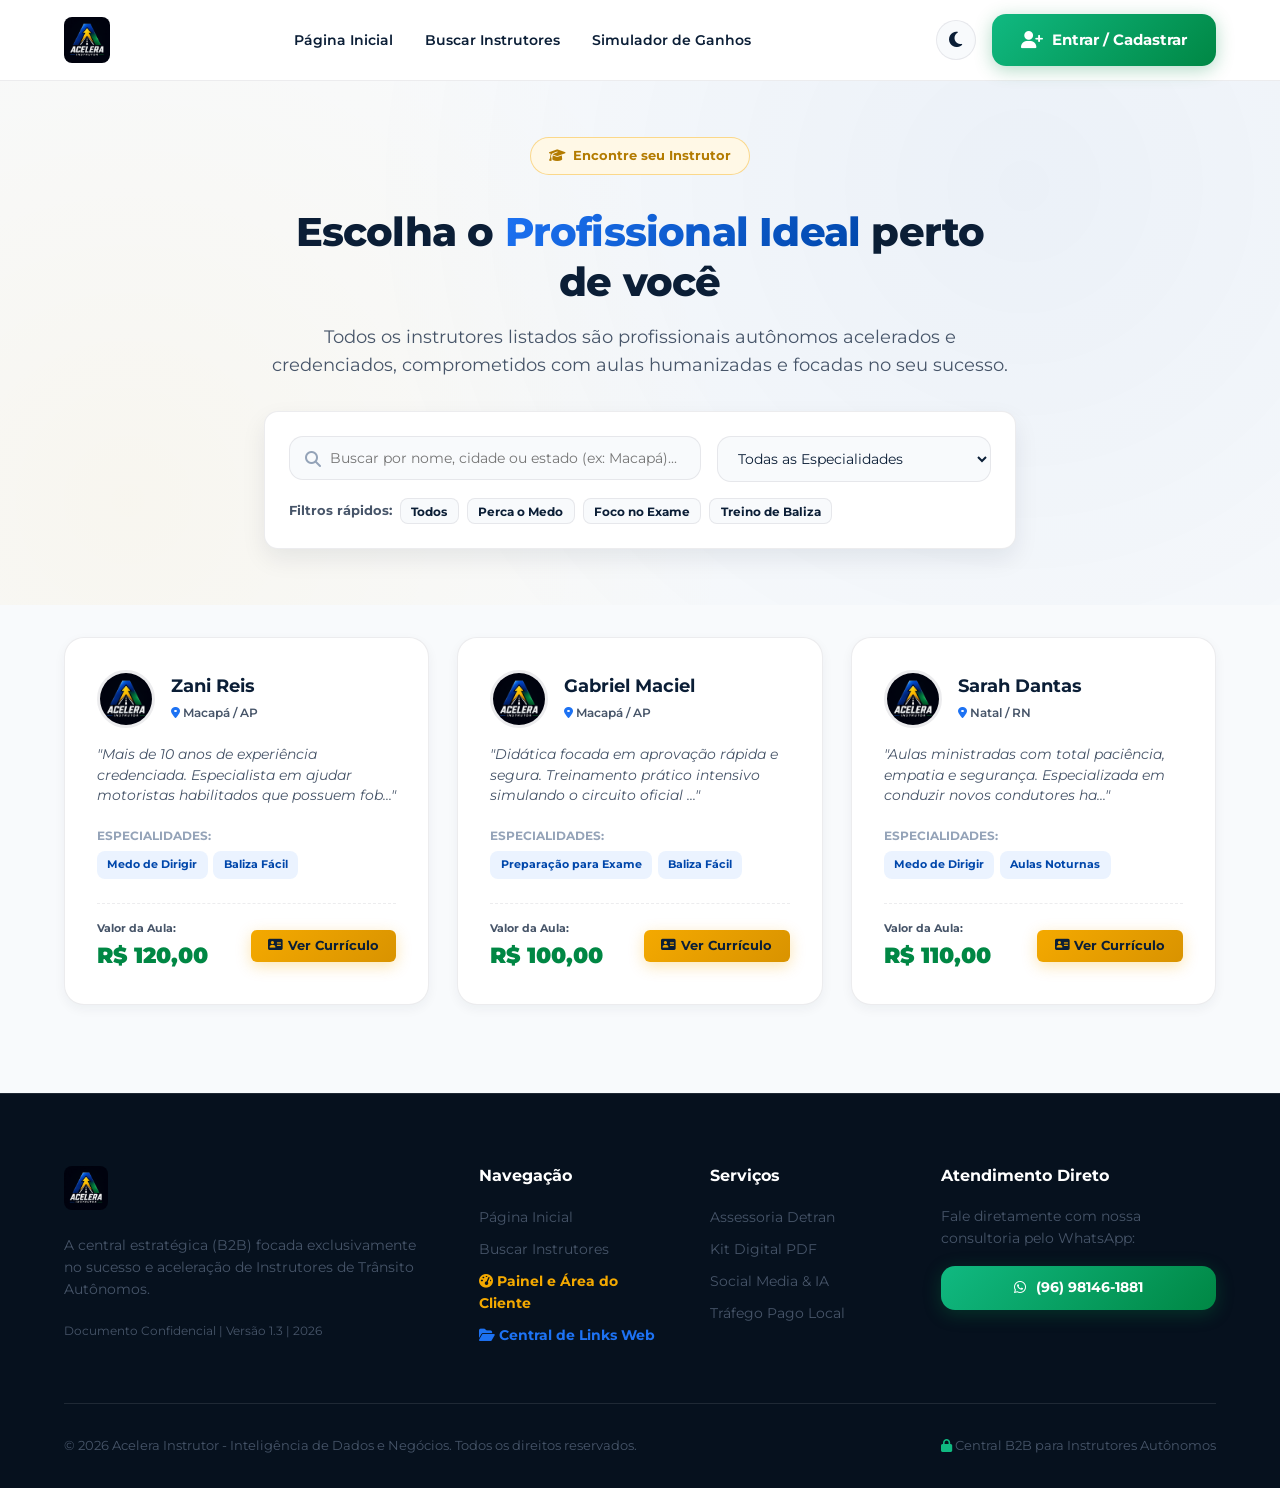
<file: catalogo.html>
<!DOCTYPE html>
<html lang="pt-BR" data-theme="light">
<head>
  <meta charset="UTF-8">
  <meta name="viewport" content="width=device-width, initial-scale=1.0">
  <title>Catálogo de Instrutores | Acelera Instrutor</title>
  <meta name="description" content="Encontre e contrate os melhores instrutores de trânsito autônomos credenciados da sua região. Perca o medo de dirigir e passe no exame prático.">
  
  <!-- Favicon -->
  <link rel="icon" type="image/jpeg" href="assets/logo.jpg">
  <link rel="shortcut icon" type="image/jpeg" href="assets/logo.jpg">

  <!-- Google Fonts: Montserrat -->
  <link rel="preconnect" href="https://fonts.googleapis.com">
  <link rel="preconnect" href="https://fonts.gstatic.com" crossorigin>
  <link href="https://fonts.googleapis.com/css2?family=Montserrat:ital,wght@0,300;0,400;0,500;0,600;0,700;0,800;0,900;1,400&display=swap" rel="stylesheet">
  
  <!-- FontAwesome Icons -->
  <link rel="stylesheet" href="https://cdnjs.cloudflare.com/ajax/libs/font-awesome/6.5.1/css/all.min.css">
  
  <!-- Custom CSS -->
  <link rel="stylesheet" href="styles.css">
</head>
<body>

  <!-- Site Header & Navigation -->
  <header class="site-header">
    <div class="container nav-wrapper">
      <a href="index.html" class="brand-logo-container" aria-label="Acelera Instrutor Home">
        <img src="assets/logo.jpg" alt="Logo Acelera Instrutor" class="brand-logo-img">
      </a>

      <nav aria-label="Navegação Principal">
        <ul class="nav-menu">
          <li><a href="index.html" class="nav-link">Página Inicial</a></li>
          <li><a href="catalogo.html" class="nav-link active">Buscar Instrutores</a></li>
          <li><a href="index.html#calculadora" class="nav-link">Simulador de Ganhos</a></li>
        </ul>
      </nav>

      <div class="header-actions">
        <button id="themeToggle" class="btn-theme-toggle" aria-label="Alternar Tema Claro/Escuro" title="Alternar Tema">
          <i class="fa-solid fa-moon"></i>
        </button>
        <a href="painel.html" class="btn-whatsapp">
          <i class="fa-solid fa-user-plus" style="font-size: 1.1rem;"></i>
          <span>Entrar / Cadastrar</span>
        </a>
      </div>
    </div>
  </header>

  <!-- Hero Search Section -->
  <section class="hero-section" style="padding: 3.5rem 0; text-align: center;">
    <div class="container" style="max-width: 800px;">
      <span class="badge-brand" style="margin-bottom: 1rem;">
        <i class="fa-solid fa-graduation-cap"></i> Encontre seu Instrutor
      </span>
      <h1 class="hero-title" style="font-size: 2.5rem; margin-bottom: 1rem;">
        Escolha o <span class="text-gradient-blue">Profissional Ideal</span> perto de você
      </h1>
      <p class="hero-subtitle" style="margin-bottom: 2rem;">
        Todos os instrutores listados são profissionais autônomos acelerados e credenciados, comprometidos com aulas humanizadas e focadas no seu sucesso.
      </p>

      <!-- Search Box Card -->
      <div class="card-glass-dashboard" style="padding: 1.5rem; border-radius: var(--radius-md); text-align: left;">
        <div style="display: grid; grid-template-columns: 1.2fr 0.8fr; gap: 1rem; margin-bottom: 1rem;">
          <div style="position: relative;">
            <input type="text" id="catalogSearch" class="form-input" placeholder="Buscar por nome, cidade ou estado (ex: Macapá)..." onkeyup="filterCatalog()" style="padding-left: 2.5rem;">
            <i class="fa-solid fa-magnifying-glass" style="position: absolute; left: 1rem; top: 50%; transform: translateY(-50%); color: var(--text-light);"></i>
          </div>
          <div>
            <select id="catalogSpecialtyFilter" class="form-input" onchange="filterCatalog()">
              <option value="all">Todas as Especialidades</option>
              <option value="Medo de Dirigir">Medo de Dirigir / Habilitados</option>
              <option value="Preparação para Exame">Preparação para Exame Detran</option>
              <option value="Baliza Fácil">Baliza Fácil / Vagas</option>
              <option value="Aulas Noturnas">Aulas Noturnas</option>
              <option value="Reciclagem de CNH">Reciclagem de CNH</option>
            </select>
          </div>
        </div>

        <div style="display: flex; align-items: center; gap: 0.5rem; flex-wrap: wrap;">
          <span style="font-size: 0.8rem; font-weight: 700; color: var(--text-muted);">Filtros rápidos:</span>
          <button class="quick-tag" onclick="setQuickSpecialty('all')">Todos</button>
          <button class="quick-tag" onclick="setQuickSpecialty('Medo de Dirigir')">Perca o Medo</button>
          <button class="quick-tag" onclick="setQuickSpecialty('Preparação para Exame')">Foco no Exame</button>
          <button class="quick-tag" onclick="setQuickSpecialty('Baliza Fácil')">Treino de Baliza</button>
        </div>
      </div>
    </div>
  </section>

  <!-- Catalog Grid Section -->
  <section class="services-section" style="background: var(--bg-primary); min-height: 400px; padding-top: 2rem;">
    <div class="container">
      <div id="catalogGrid" class="services-grid">
        <!-- Cards de instrutores injetados via JS -->
      </div>
      
      <div id="catalogEmptyMessage" style="display: none; text-align: center; padding: 4rem 1rem; color: var(--text-muted);">
        <i class="fa-solid fa-user-slash" style="font-size: 3rem; margin-bottom: 1rem; color: var(--text-light);"></i>
        <h3>Nenhum instrutor encontrado para os critérios de busca.</h3>
        <p style="margin-top: 0.5rem;">Tente buscar por outra cidade ou limpar os filtros de especialidade.</p>
      </div>
    </div>
  </section>

  <!-- Site Footer -->
  <footer class="site-footer">
    <div class="container">
      <div style="display: grid; grid-template-columns: 2fr 1fr 1fr 1.5fr; gap: 3rem; margin-bottom: 3.5rem;">
        <div>
          <img src="assets/logo.jpg" alt="Acelera Instrutor" style="height: 44px; margin-bottom: 1rem; border-radius: var(--radius-sm);">
          <p style="font-size: 0.875rem; line-height: 1.6; margin-bottom: 1.25rem;">
            A central estratégica (B2B) focada exclusivamente no sucesso e aceleração de Instrutores de Trânsito Autônomos.
          </p>
          <p style="font-size: 0.75rem; color: var(--text-muted);">Documento Confidencial | Versão 1.3 | 2026</p>
        </div>

        <div>
          <h4 style="color: #FFFFFF; font-size: 1rem; margin-bottom: 1.25rem;">Navegação</h4>
          <ul style="list-style: none; display: flex; flex-direction: column; gap: 0.6rem; font-size: 0.875rem;">
            <li><a href="index.html" style="color: var(--text-muted);">Página Inicial</a></li>
            <li><a href="catalogo.html" style="color: var(--text-muted);">Buscar Instrutores</a></li>
            <li><a href="painel.html" style="color: var(--yellow-brand); font-weight: 700;"><i class="fa-solid fa-gauge-high"></i> Painel e Área do Cliente</a></li>
            <li><a href="DOCS.html" style="color: var(--blue-bright); font-weight: 700;"><i class="fa-solid fa-folder-open"></i> Central de Links Web</a></li>
          </ul>
        </div>

        <div>
          <h4 style="color: #FFFFFF; font-size: 1rem; margin-bottom: 1.25rem;">Serviços</h4>
          <ul style="list-style: none; display: flex; flex-direction: column; gap: 0.6rem; font-size: 0.875rem;">
            <li><a href="index.html#fases" style="color: var(--text-muted);">Assessoria Detran</a></li>
            <li><a href="index.html#fases" style="color: var(--text-muted);">Kit Digital PDF</a></li>
            <li><a href="index.html#fases" style="color: var(--text-muted);">Social Media & IA</a></li>
            <li><a href="index.html#fases" style="color: var(--text-muted);">Tráfego Pago Local</a></li>
          </ul>
        </div>

        <div>
          <h4 style="color: #FFFFFF; font-size: 1rem; margin-bottom: 1.25rem;">Atendimento Direto</h4>
          <p style="font-size: 0.85rem; margin-bottom: 1rem; color: var(--text-muted);">Fale diretamente com nossa consultoria pelo WhatsApp:</p>
          <a href="https://wa.me/5596981461881?text=Ol%C3%A1!%20Vim%20pelo%20site%20do%20Acelera%20Instrutor%20e%20gostaria%20de%20atendimento." target="_blank" class="btn-whatsapp" style="width: 100%; font-size: 0.85rem; padding: 0.7rem;">
            <i class="fa-brands fa-whatsapp"></i> (96) 98146-1881
          </a>
        </div>
      </div>

      <div style="padding-top: 2rem; border-top: 1px solid rgba(255,255,255,0.1); display: flex; justify-content: space-between; font-size: 0.8rem;">
        <p>&copy; 2026 Acelera Instrutor - Inteligência de Dados e Negócios. Todos os direitos reservados.</p>
        <p><i class="fa-solid fa-lock" style="color: var(--green-bright);"></i> Central B2B para Instrutores Autônomos</p>
      </div>
    </div>
  </footer>

  <!-- MODAL: CURRÍCULO COMPLETO DO INSTRUTOR -->
  <div id="cvModal" class="modal-overlay">
    <div class="modal-card" style="max-width: 680px;">
      <div class="modal-header">
        <div style="display: flex; align-items: center; gap: 0.75rem;">
          <img id="cvModalPhoto" src="assets/logo.jpg" alt="Foto do Instrutor" style="width: 50px; height: 50px; border-radius: 50%; border: 2px solid var(--border-color); object-fit: cover;">
          <div>
            <h3 id="cvModalName" class="modal-title">Nome do Instrutor</h3>
            <span id="cvModalLocation" style="font-size: 0.8rem; color: var(--text-muted); font-weight: 600;"><i class="fa-solid fa-location-dot" style="color: var(--blue-bright);"></i> Cidade / UF</span>
          </div>
        </div>
        <button onclick="closeCvModal()" class="modal-close-btn" title="Fechar">
          <i class="fa-solid fa-xmark"></i>
        </button>
      </div>

      <div class="modal-body">
        
        <div class="modal-description-box" style="margin-bottom: 1.5rem;">
          <h4 style="font-size: 0.95rem; color: var(--navy-dark); margin-bottom: 0.5rem;"><i class="fa-solid fa-id-card" style="color: var(--blue-brand);"></i> Sobre Mim (Biografia)</h4>
          <p id="cvModalBio" style="font-size: 0.9rem; color: var(--text-muted); line-height: 1.6; font-style: italic;">
            Este instrutor ainda não cadastrou uma biografia de currículo.
          </p>
        </div>

        <div style="margin-bottom: 1.5rem; display: grid; grid-template-columns: 1.2fr 0.8fr; gap: 1.5rem;">
          <div>
            <h4 style="font-size: 0.95rem; color: var(--navy-dark); margin-bottom: 0.75rem;"><i class="fa-solid fa-award" style="color: var(--green-brand);"></i> Especialidades e Serviços</h4>
            <div id="cvModalSpecialties" style="display: flex; flex-wrap: wrap; gap: 0.5rem;">
              <!-- Tags injetadas -->
            </div>
          </div>
          <div>
            <h4 style="font-size: 0.95rem; color: var(--navy-dark); margin-bottom: 0.75rem;"><i class="fa-solid fa-clock" style="color: var(--yellow-brand);"></i> Detalhes das Aulas</h4>
            <ul style="list-style: none; font-size: 0.85rem; color: var(--text-muted); display: flex; flex-direction: column; gap: 0.4rem;">
              <li><i class="fa-solid fa-circle-check" style="color: var(--green-bright); margin-right: 4px;"></i> <strong>Preço Médio:</strong> <span id="cvModalRate">R$ 100,00</span></li>
              <li><i class="fa-solid fa-circle-check" style="color: var(--green-bright); margin-right: 4px;"></i> <strong>Duração:</strong> 50 min/aula</li>
              <li><i class="fa-solid fa-circle-check" style="color: var(--green-bright); margin-right: 4px;"></i> <strong>Carro Próprio:</strong> Sim (Duplo Comando)</li>
            </ul>
          </div>
        </div>

        <!-- Avaliações Mocks de alunos -->
        <div>
          <h4 style="font-size: 0.95rem; color: var(--navy-dark); margin-bottom: 0.75rem;"><i class="fa-solid fa-comments" style="color: var(--blue-bright);"></i> Avaliações de Alunos</h4>
          <div style="display: flex; flex-direction: column; gap: 0.75rem;">
            <div style="background: var(--bg-primary); padding: 0.75rem 1rem; border-radius: var(--radius-sm); border: 1px solid var(--border-color);">
              <div style="display: flex; justify-content: space-between; font-size: 0.75rem; margin-bottom: 0.25rem;">
                <strong>Renata Fonseca</strong>
                <span style="color: var(--yellow-bright);"><i class="fa-solid fa-star"></i><i class="fa-solid fa-star"></i><i class="fa-solid fa-star"></i><i class="fa-solid fa-star"></i><i class="fa-solid fa-star"></i></span>
              </div>
              <p style="font-size: 0.8rem; color: var(--text-muted); font-style: italic;">"Excelente instrutor, muito paciente! Tinha muito medo de dirigir e hoje ando por toda a cidade sem preocupações."</p>
            </div>
            <div style="background: var(--bg-primary); padding: 0.75rem 1rem; border-radius: var(--radius-sm); border: 1px solid var(--border-color);">
              <div style="display: flex; justify-content: space-between; font-size: 0.75rem; margin-bottom: 0.25rem;">
                <strong>Thiago M.</strong>
                <span style="color: var(--yellow-bright);"><i class="fa-solid fa-star"></i><i class="fa-solid fa-star"></i><i class="fa-solid fa-star"></i><i class="fa-solid fa-star"></i><i class="fa-solid fa-star"></i></span>
              </div>
              <p style="font-size: 0.8rem; color: var(--text-muted); font-style: italic;">"Com o treino de baliza que fiz passei de primeira no exame do Detran. Didática incrível e objetiva."</p>
            </div>
          </div>
        </div>

      </div>

      <div class="modal-footer" style="background: var(--bg-primary);">
        <button onclick="closeCvModal()" class="btn-secondary" style="padding: 0.65rem 1.25rem; font-size: 0.85rem;">
          Voltar
        </button>
        <a id="cvModalWhatsappBtn" href="#" target="_blank" class="btn-whatsapp" style="padding: 0.65rem 1.5rem; font-size: 0.9rem;">
          <i class="fa-brands fa-whatsapp"></i>
          <span>Contratar Aulas (WhatsApp)</span>
        </a>
      </div>
    </div>
  </div>

  <!-- Custom JavaScript -->
  <script src="catalogo.js"></script>
</body>
</html>
</file>
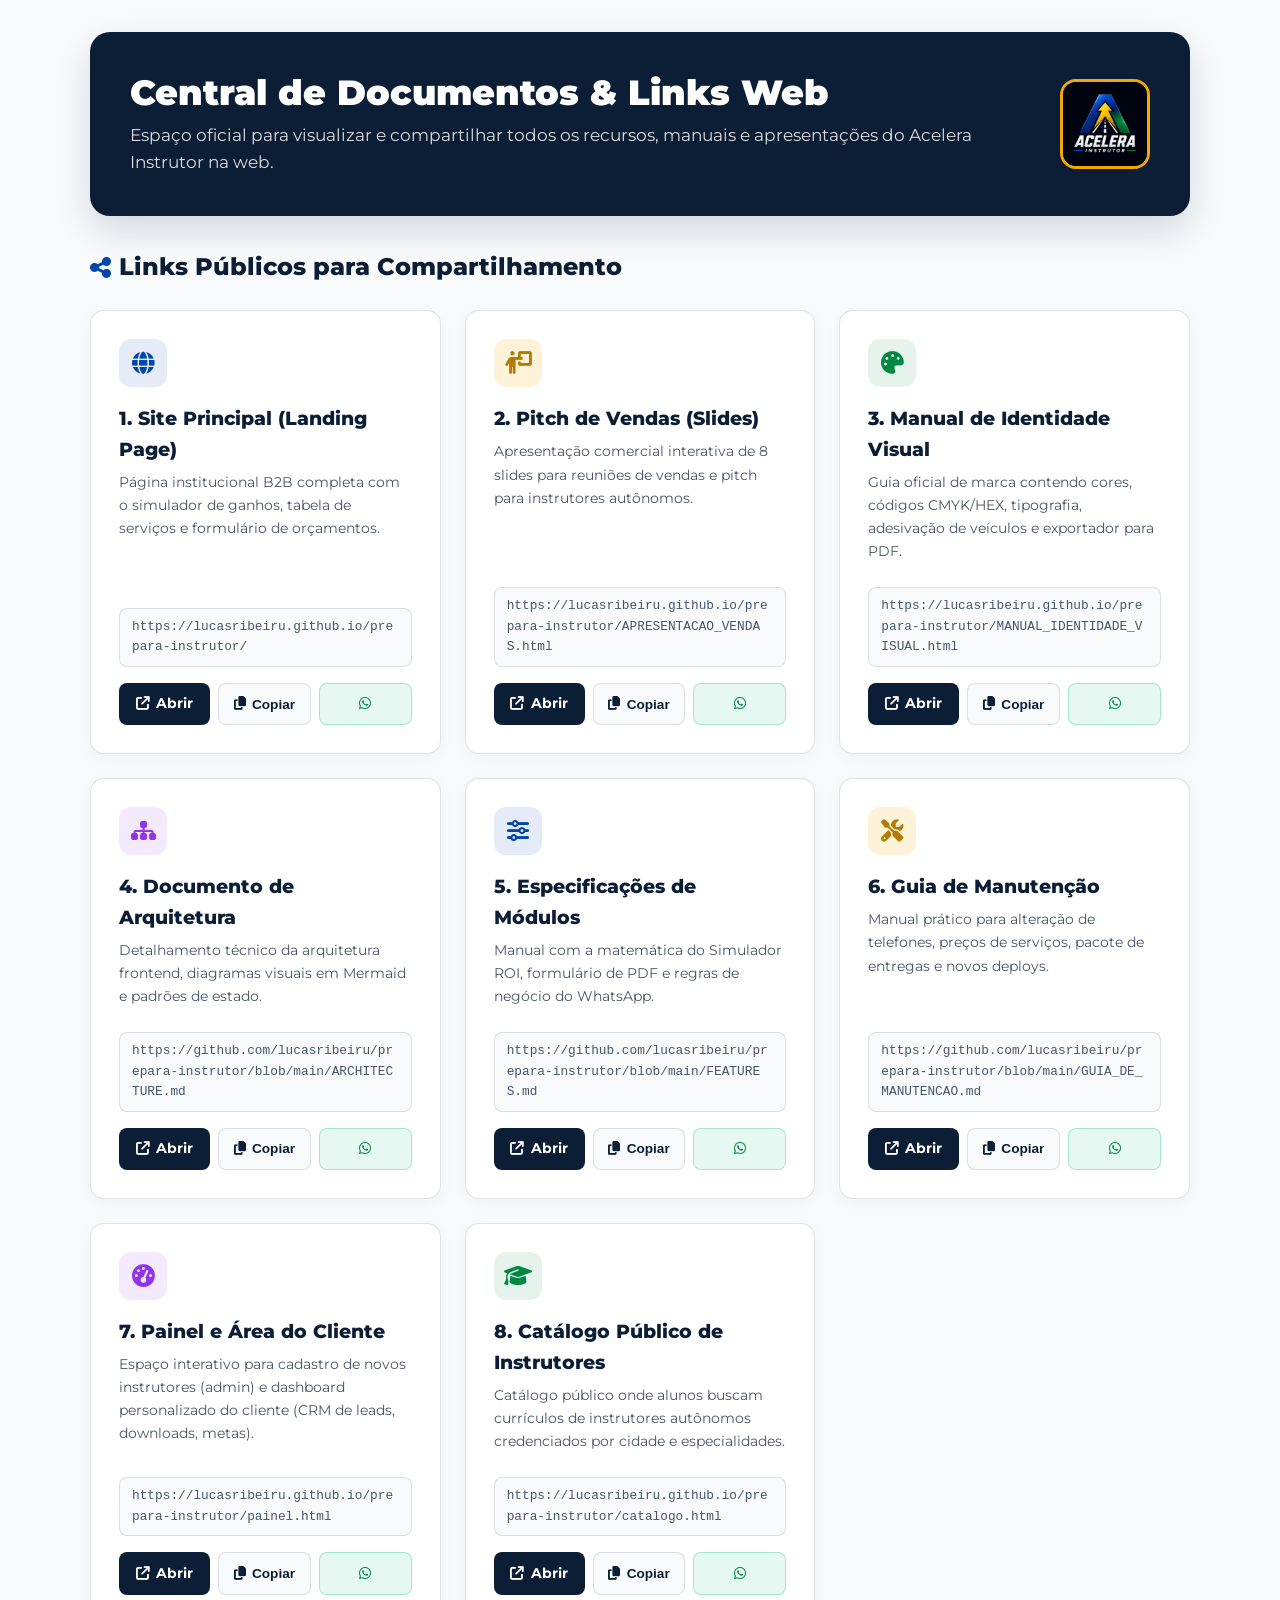
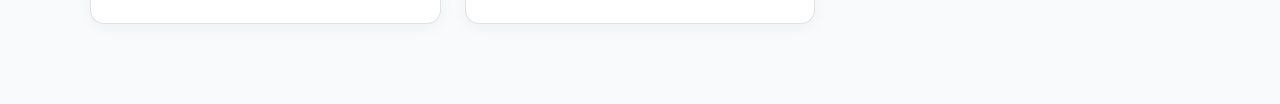
<file: DOCS.html>
<!DOCTYPE html>
<html lang="pt-BR">
<head>
  <meta charset="UTF-8">
  <meta name="viewport" content="width=device-width, initial-scale=1.0">
  <title>Central de Documentos & Links Web | Acelera Instrutor</title>

  <!-- Favicon -->
  <link rel="icon" type="image/jpeg" href="assets/logo.jpg">

  <!-- Google Fonts: Montserrat -->
  <link rel="preconnect" href="https://fonts.googleapis.com">
  <link rel="preconnect" href="https://fonts.gstatic.com" crossorigin>
  <link href="https://fonts.googleapis.com/css2?family=Montserrat:ital,wght@0,300;0,400;0,500;0,600;0,700;0,800;0,900;1,400&display=swap" rel="stylesheet">

  <!-- FontAwesome Icons -->
  <link rel="stylesheet" href="https://cdnjs.cloudflare.com/ajax/libs/font-awesome/6.5.1/css/all.min.css">

  <style>
    :root {
      --navy-dark: #0B1E36;
      --navy-surface: #122846;
      --blue-brand: #0047AB;
      --blue-bright: #1D72F3;
      --yellow-brand: #F4A900;
      --yellow-bright: #FFB703;
      --green-brand: #008744;
      --green-bright: #10B981;
      --bg-light: #F8FAFC;
      --bg-surface: #FFFFFF;
      --text-main: #0B1E36;
      --text-muted: #475569;
      --border-color: rgba(15, 23, 42, 0.12);
      --font-main: 'Montserrat', sans-serif;
      --radius-sm: 8px;
      --radius-md: 14px;
      --radius-lg: 20px;
    }

    * {
      box-sizing: border-box;
      margin: 0;
      padding: 0;
    }

    body {
      font-family: var(--font-main);
      background-color: var(--bg-light);
      color: var(--text-main);
      line-height: 1.6;
      padding: 2rem 1rem;
    }

    .container {
      max-width: 1100px;
      margin: 0 auto;
    }

    .header-card {
      background: var(--navy-dark);
      color: #FFFFFF;
      padding: 2.5rem;
      border-radius: var(--radius-lg);
      margin-bottom: 2rem;
      box-shadow: 0 15px 35px rgba(11, 30, 54, 0.15);
      display: flex;
      align-items: center;
      justify-content: space-between;
      gap: 2rem;
    }

    .header-title {
      font-size: 2.2rem;
      font-weight: 900;
      line-height: 1.2;
    }

    .header-subtitle {
      font-size: 1.05rem;
      opacity: 0.85;
      margin-top: 0.5rem;
    }

    .grid-links {
      display: grid;
      grid-template-columns: repeat(auto-fill, minmax(320px, 1fr));
      gap: 1.5rem;
      margin-bottom: 3rem;
    }

    .link-card {
      background: #FFFFFF;
      border: 1px solid var(--border-color);
      border-radius: var(--radius-md);
      padding: 1.75rem;
      box-shadow: 0 4px 15px rgba(0,0,0,0.04);
      display: flex;
      flex-direction: column;
      justify-content: space-between;
      transition: all 0.25 ease;
    }

    .link-card:hover {
      transform: translateY(-4px);
      box-shadow: 0 12px 25px rgba(0,0,0,0.08);
      border-color: var(--blue-bright);
    }

    .link-icon {
      width: 48px;
      height: 48px;
      border-radius: 12px;
      display: flex;
      align-items: center;
      justify-content: center;
      font-size: 1.4rem;
      margin-bottom: 1rem;
    }

    .icon-blue { background: rgba(0, 71, 171, 0.1); color: var(--blue-brand); }
    .icon-yellow { background: rgba(244, 169, 0, 0.15); color: #B37B00; }
    .icon-green { background: rgba(0, 135, 68, 0.1); color: var(--green-brand); }
    .icon-purple { background: rgba(147, 51, 234, 0.1); color: #9333EA; }

    .link-card-title {
      font-size: 1.2rem;
      font-weight: 800;
      color: var(--navy-dark);
      margin-bottom: 0.4rem;
    }

    .link-card-desc {
      font-size: 0.9rem;
      color: var(--text-muted);
      margin-bottom: 1.5rem;
      flex-grow: 1;
    }

    .link-url-box {
      background: var(--bg-light);
      border: 1px solid var(--border-color);
      padding: 0.5rem 0.75rem;
      border-radius: 8px;
      font-size: 0.8rem;
      font-family: monospace;
      color: var(--text-muted);
      word-break: break-all;
      margin-bottom: 1rem;
    }

    .card-actions {
      display: flex;
      gap: 0.5rem;
    }

    .btn-card {
      flex: 1;
      display: inline-flex;
      align-items: center;
      justify-content: center;
      gap: 0.4rem;
      padding: 0.65rem;
      border-radius: 8px;
      font-size: 0.85rem;
      font-weight: 700;
      cursor: pointer;
      border: none;
      text-decoration: none;
      transition: all 0.2s ease;
    }

    .btn-open {
      background: var(--navy-dark);
      color: #FFFFFF;
    }

    .btn-open:hover {
      background: var(--blue-brand);
    }

    .btn-copy {
      background: var(--bg-light);
      color: var(--text-main);
      border: 1px solid var(--border-color);
    }

    .btn-copy:hover {
      border-color: var(--green-brand);
      color: var(--green-brand);
    }

    .btn-wa {
      background: rgba(16, 185, 129, 0.1);
      color: var(--green-brand);
      border: 1px solid rgba(16, 185, 129, 0.3);
    }

    .btn-wa:hover {
      background: var(--green-brand);
      color: #FFFFFF;
    }

    /* Notification Toast */
    .toast {
      position: fixed;
      bottom: 2rem;
      right: 2rem;
      background: var(--navy-dark);
      color: #FFFFFF;
      padding: 0.85rem 1.5rem;
      border-radius: 10px;
      font-weight: 700;
      font-size: 0.9rem;
      box-shadow: 0 10px 25px rgba(0,0,0,0.2);
      border-left: 4px solid var(--green-bright);
      opacity: 0;
      transform: translateY(20px);
      transition: all 0.3s ease;
      pointer-events: none;
      z-index: 9999;
    }

    .toast.active {
      opacity: 1;
      transform: translateY(0);
    }
  </style>
</head>
<body>

  <div class="container">

    <!-- Header Banner -->
    <div class="header-card">
      <div>
        <h1 class="header-title">Central de Documentos & Links Web</h1>
        <p class="header-subtitle">Espaço oficial para visualizar e compartilhar todos os recursos, manuais e apresentações do Acelera Instrutor na web.</p>
      </div>
      <img src="assets/logo.jpg" alt="Acelera Instrutor" style="width: 90px; height: 90px; border-radius: 16px; border: 3px solid var(--yellow-brand);">
    </div>

    <!-- Section Title -->
    <h2 style="font-size: 1.5rem; font-weight: 800; color: var(--navy-dark); margin-bottom: 1.5rem; display: flex; align-items: center; gap: 0.5rem;">
      <i class="fa-solid fa-share-nodes" style="color: var(--blue-brand);"></i> Links Públicos para Compartilhamento
    </h2>

    <!-- Links Grid -->
    <div class="grid-links">

      <!-- 1. Landing Page -->
      <div class="link-card">
        <div>
          <div class="link-icon icon-blue"><i class="fa-solid fa-globe"></i></div>
          <h3 class="link-card-title">1. Site Principal (Landing Page)</h3>
          <p class="link-card-desc">Página institucional B2B completa com o simulador de ganhos, tabela de serviços e formulário de orçamentos.</p>
        </div>
        <div>
          <div class="link-url-box" id="url-site">https://lucasribeiru.github.io/prepara-instrutor/</div>
          <div class="card-actions">
            <a href="index.html" target="_blank" class="btn-card btn-open"><i class="fa-solid fa-arrow-up-right-from-square"></i> Abrir</a>
            <button class="btn-card btn-copy" onclick="copyLink('https://lucasribeiru.github.io/prepara-instrutor/')"><i class="fa-solid fa-copy"></i> Copiar</button>
            <button class="btn-card btn-wa" onclick="shareWa('Site Principal Acelera Instrutor', 'https://lucasribeiru.github.io/prepara-instrutor/')"><i class="fa-brands fa-whatsapp"></i></button>
          </div>
        </div>
      </div>

      <!-- 2. Presentation Deck -->
      <div class="link-card">
        <div>
          <div class="link-icon icon-yellow"><i class="fa-solid fa-person-chalkboard"></i></div>
          <h3 class="link-card-title">2. Pitch de Vendas (Slides)</h3>
          <p class="link-card-desc">Apresentação comercial interativa de 8 slides para reuniões de vendas e pitch para instrutores autônomos.</p>
        </div>
        <div>
          <div class="link-url-box" id="url-pitch">https://lucasribeiru.github.io/prepara-instrutor/APRESENTACAO_VENDAS.html</div>
          <div class="card-actions">
            <a href="APRESENTACAO_VENDAS.html" target="_blank" class="btn-card btn-open"><i class="fa-solid fa-arrow-up-right-from-square"></i> Abrir</a>
            <button class="btn-card btn-copy" onclick="copyLink('https://lucasribeiru.github.io/prepara-instrutor/APRESENTACAO_VENDAS.html')"><i class="fa-solid fa-copy"></i> Copiar</button>
            <button class="btn-card btn-wa" onclick="shareWa('Apresentação Comercial Acelera Instrutor', 'https://lucasribeiru.github.io/prepara-instrutor/APRESENTACAO_VENDAS.html')"><i class="fa-brands fa-whatsapp"></i></button>
          </div>
        </div>
      </div>

      <!-- 3. Brand Identity Manual -->
      <div class="link-card">
        <div>
          <div class="link-icon icon-green"><i class="fa-solid fa-palette"></i></div>
          <h3 class="link-card-title">3. Manual de Identidade Visual</h3>
          <p class="link-card-desc">Guia oficial de marca contendo cores, códigos CMYK/HEX, tipografia, adesivação de veículos e exportador para PDF.</p>
        </div>
        <div>
          <div class="link-url-box" id="url-brand">https://lucasribeiru.github.io/prepara-instrutor/MANUAL_IDENTIDADE_VISUAL.html</div>
          <div class="card-actions">
            <a href="MANUAL_IDENTIDADE_VISUAL.html" target="_blank" class="btn-card btn-open"><i class="fa-solid fa-arrow-up-right-from-square"></i> Abrir</a>
            <button class="btn-card btn-copy" onclick="copyLink('https://lucasribeiru.github.io/prepara-instrutor/MANUAL_IDENTIDADE_VISUAL.html')"><i class="fa-solid fa-copy"></i> Copiar</button>
            <button class="btn-card btn-wa" onclick="shareWa('Manual de Identidade Visual Acelera Instrutor', 'https://lucasribeiru.github.io/prepara-instrutor/MANUAL_IDENTIDADE_VISUAL.html')"><i class="fa-brands fa-whatsapp"></i></button>
          </div>
        </div>
      </div>

      <!-- 4. Architecture Specs -->
      <div class="link-card">
        <div>
          <div class="link-icon icon-purple"><i class="fa-solid fa-sitemap"></i></div>
          <h3 class="link-card-title">4. Documento de Arquitetura</h3>
          <p class="link-card-desc">Detalhamento técnico da arquitetura frontend, diagramas visuais em Mermaid e padrões de estado.</p>
        </div>
        <div>
          <div class="link-url-box">https://github.com/lucasribeiru/prepara-instrutor/blob/main/ARCHITECTURE.md</div>
          <div class="card-actions">
            <a href="https://github.com/lucasribeiru/prepara-instrutor/blob/main/ARCHITECTURE.md" target="_blank" class="btn-card btn-open"><i class="fa-solid fa-arrow-up-right-from-square"></i> Abrir</a>
            <button class="btn-card btn-copy" onclick="copyLink('https://github.com/lucasribeiru/prepara-instrutor/blob/main/ARCHITECTURE.md')"><i class="fa-solid fa-copy"></i> Copiar</button>
            <button class="btn-card btn-wa" onclick="shareWa('Documento de Arquitetura Acelera Instrutor', 'https://github.com/lucasribeiru/prepara-instrutor/blob/main/ARCHITECTURE.md')"><i class="fa-brands fa-whatsapp"></i></button>
          </div>
        </div>
      </div>

      <!-- 5. Features Specs -->
      <div class="link-card">
        <div>
          <div class="link-icon icon-blue"><i class="fa-solid fa-sliders"></i></div>
          <h3 class="link-card-title">5. Especificações de Módulos</h3>
          <p class="link-card-desc">Manual com a matemática do Simulador ROI, formulário de PDF e regras de negócio do WhatsApp.</p>
        </div>
        <div>
          <div class="link-url-box">https://github.com/lucasribeiru/prepara-instrutor/blob/main/FEATURES.md</div>
          <div class="card-actions">
            <a href="https://github.com/lucasribeiru/prepara-instrutor/blob/main/FEATURES.md" target="_blank" class="btn-card btn-open"><i class="fa-solid fa-arrow-up-right-from-square"></i> Abrir</a>
            <button class="btn-card btn-copy" onclick="copyLink('https://github.com/lucasribeiru/prepara-instrutor/blob/main/FEATURES.md')"><i class="fa-solid fa-copy"></i> Copiar</button>
            <button class="btn-card btn-wa" onclick="shareWa('Especificação de Módulos Acelera Instrutor', 'https://github.com/lucasribeiru/prepara-instrutor/blob/main/FEATURES.md')"><i class="fa-brands fa-whatsapp"></i></button>
          </div>
        </div>
      </div>

      <!-- 6. Developer Maintenance Guide -->
      <div class="link-card">
        <div>
          <div class="link-icon icon-yellow"><i class="fa-solid fa-screwdriver-wrench"></i></div>
          <h3 class="link-card-title">6. Guia de Manutenção</h3>
          <p class="link-card-desc">Manual prático para alteração de telefones, preços de serviços, pacote de entregas e novos deploys.</p>
        </div>
        <div>
          <div class="link-url-box">https://github.com/lucasribeiru/prepara-instrutor/blob/main/GUIA_DE_MANUTENCAO.md</div>
          <div class="card-actions">
            <a href="https://github.com/lucasribeiru/prepara-instrutor/blob/main/GUIA_DE_MANUTENCAO.md" target="_blank" class="btn-card btn-open"><i class="fa-solid fa-arrow-up-right-from-square"></i> Abrir</a>
            <button class="btn-card btn-copy" onclick="copyLink('https://github.com/lucasribeiru/prepara-instrutor/blob/main/GUIA_DE_MANUTENCAO.md')"><i class="fa-solid fa-copy"></i> Copiar</button>
            <button class="btn-card btn-wa" onclick="shareWa('Guia de Manutenção Acelera Instrutor', 'https://github.com/lucasribeiru/prepara-instrutor/blob/main/GUIA_DE_MANUTENCAO.md')"><i class="fa-brands fa-whatsapp"></i></button>
          </div>
        </div>
      </div>

      <!-- 7. Painel e Área do Cliente -->
      <div class="link-card">
        <div>
          <div class="link-icon icon-purple"><i class="fa-solid fa-gauge-high"></i></div>
          <h3 class="link-card-title">7. Painel e Área do Cliente</h3>
          <p class="link-card-desc">Espaço interativo para cadastro de novos instrutores (admin) e dashboard personalizado do cliente (CRM de leads, downloads, metas).</p>
        </div>
        <div>
          <div class="link-url-box">https://lucasribeiru.github.io/prepara-instrutor/painel.html</div>
          <div class="card-actions">
            <a href="painel.html" target="_blank" class="btn-card btn-open"><i class="fa-solid fa-arrow-up-right-from-square"></i> Abrir</a>
            <button class="btn-card btn-copy" onclick="copyLink('https://lucasribeiru.github.io/prepara-instrutor/painel.html')"><i class="fa-solid fa-copy"></i> Copiar</button>
            <button class="btn-card btn-wa" onclick="shareWa('Painel Acelera Instrutor', 'https://lucasribeiru.github.io/prepara-instrutor/painel.html')"><i class="fa-brands fa-whatsapp"></i></button>
          </div>
        </div>
      </div>

      <!-- 8. Catálogo de Instrutores -->
      <div class="link-card">
        <div>
          <div class="link-icon icon-green"><i class="fa-solid fa-graduation-cap"></i></div>
          <h3 class="link-card-title">8. Catálogo Público de Instrutores</h3>
          <p class="link-card-desc">Catálogo público onde alunos buscam currículos de instrutores autônomos credenciados por cidade e especialidades.</p>
        </div>
        <div>
          <div class="link-url-box">https://lucasribeiru.github.io/prepara-instrutor/catalogo.html</div>
          <div class="card-actions">
            <a href="catalogo.html" target="_blank" class="btn-card btn-open"><i class="fa-solid fa-arrow-up-right-from-square"></i> Abrir</a>
            <button class="btn-card btn-copy" onclick="copyLink('https://lucasribeiru.github.io/prepara-instrutor/catalogo.html')"><i class="fa-solid fa-copy"></i> Copiar</button>
            <button class="btn-card btn-wa" onclick="shareWa('Catálogo Acelera Instrutor', 'https://lucasribeiru.github.io/prepara-instrutor/catalogo.html')"><i class="fa-brands fa-whatsapp"></i></button>
          </div>
        </div>
      </div>

    </div>

  </div>

  <!-- Notification Toast -->
  <div id="toast" class="toast">
    <i class="fa-solid fa-circle-check" style="color: var(--green-bright); margin-right: 0.5rem;"></i>
    <span id="toastMsg">Link copiado com sucesso!</span>
  </div>

  <script>
    function copyLink(url) {
      navigator.clipboard.writeText(url).then(() => {
        showToast('Link copiado para a área de transferência!');
      }).catch(err => {
        console.error('Erro ao copiar', err);
      });
    }

    function shareWa(title, url) {
      const text = encodeURIComponent(`Confira ${title}:\n${url}`);
      window.open(`https://wa.me/?text=${text}`, '_blank');
    }

    function showToast(msg) {
      const toast = document.getElementById('toast');
      const toastMsg = document.getElementById('toastMsg');
      toastMsg.textContent = msg;
      toast.classList.add('active');
      setTimeout(() => {
        toast.classList.remove('active');
      }, 2500);
    }
  </script>
</body>
</html>
</file>
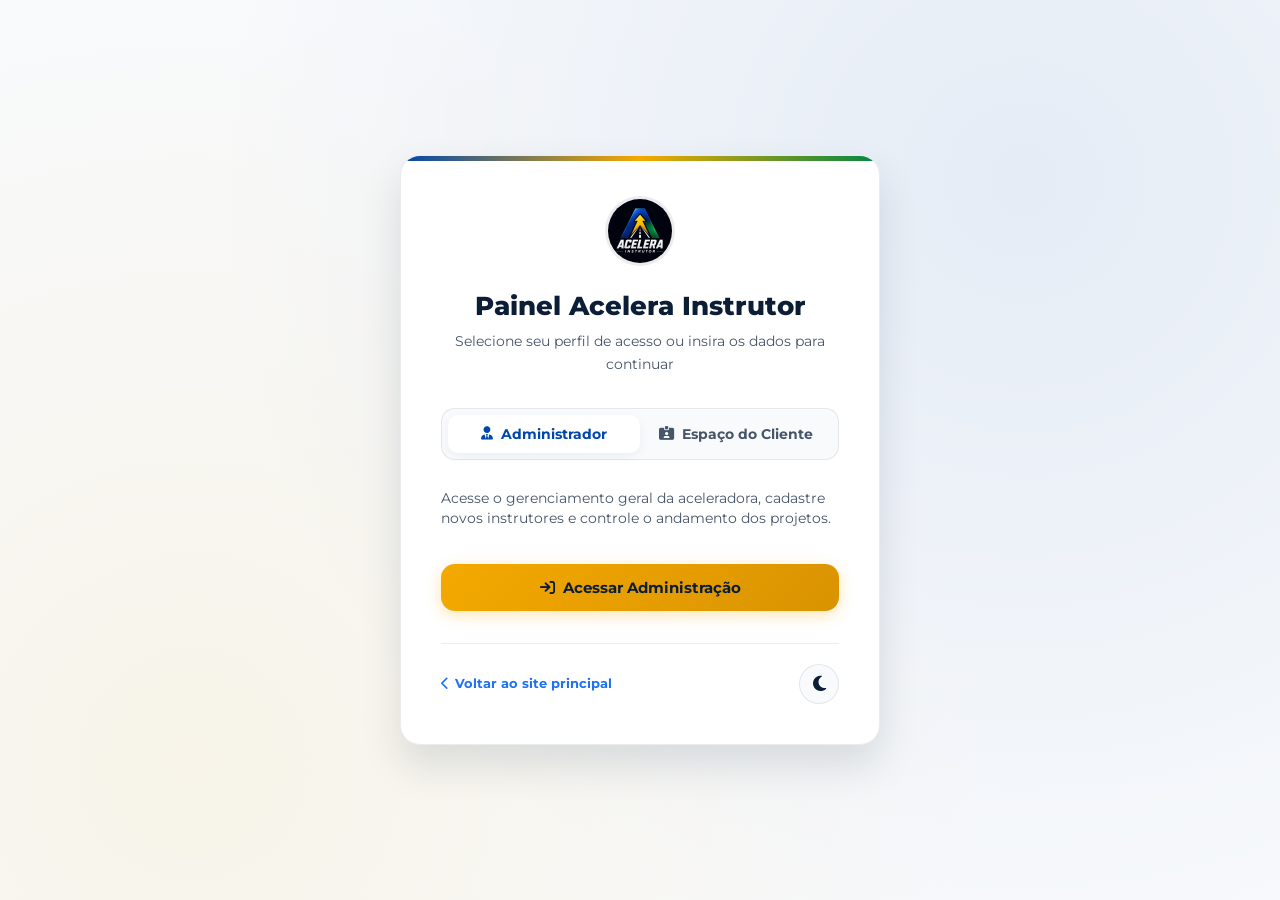
<file: painel.html>
<!DOCTYPE html>
<html lang="pt-BR" data-theme="light">
<head>
  <meta charset="UTF-8">
  <meta name="viewport" content="width=device-width, initial-scale=1.0">
  <title>Painel de Controle | Acelera Instrutor</title>
  
  <!-- Favicon -->
  <link rel="icon" type="image/jpeg" href="assets/logo.jpg">
  <link rel="shortcut icon" type="image/jpeg" href="assets/logo.jpg">

  <!-- Google Fonts: Montserrat -->
  <link rel="preconnect" href="https://fonts.googleapis.com">
  <link rel="preconnect" href="https://fonts.gstatic.com" crossorigin>
  <link href="https://fonts.googleapis.com/css2?family=Montserrat:ital,wght@0,300;0,400;0,500;0,600;0,700;0,800;0,900;1,400&display=swap" rel="stylesheet">
  
  <!-- FontAwesome Icons -->
  <link rel="stylesheet" href="https://cdnjs.cloudflare.com/ajax/libs/font-awesome/6.5.1/css/all.min.css">
  
  <!-- Custom CSS -->
  <link rel="stylesheet" href="styles.css">
</head>
<body class="dashboard-body">

  <!-- Toast Notification -->
  <div id="toast" class="toast">
    <i class="fa-solid fa-circle-check" style="color: var(--green-bright); margin-right: 0.5rem;"></i>
    <span id="toastMsg">Ação realizada com sucesso!</span>
  </div>

  <!-- Main Container -->
  <div id="dashboardApp">

    <!-- 1. TELA DE SELEÇÃO DE PERFIL / LOGIN SIMULADO -->
    <div id="loginScreen" class="dashboard-login-container">
      <div class="login-card">
        <div class="login-header">
          <img src="assets/logo.jpg" alt="Acelera Instrutor" class="login-logo">
          <h2>Painel Acelera Instrutor</h2>
          <p>Selecione seu perfil de acesso ou insira os dados para continuar</p>
        </div>
        
        <div class="login-tabs">
          <button class="login-tab-btn active" id="btnTabAdmin" onclick="switchLoginTab('admin')">
            <i class="fa-solid fa-user-tie"></i> Administrador
          </button>
          <button class="login-tab-btn" id="btnTabClient" onclick="switchLoginTab('client')">
            <i class="fa-solid fa-id-card-clip"></i> Espaço do Cliente
          </button>
        </div>

        <!-- Formulário Admin -->
        <div id="loginAdminForm" class="login-tab-content active">
          <p class="login-info-text">Acesse o gerenciamento geral da aceleradora, cadastre novos instrutores e controle o andamento dos projetos.</p>
          <button onclick="loginAsAdmin()" class="btn-primary" style="width: 100%; justify-content: center; margin-top: 1rem;">
            <i class="fa-solid fa-arrow-right-to-bracket"></i> Acessar Administração
          </button>
        </div>

        <!-- Formulário Cliente -->
        <div id="loginClientForm" class="login-tab-content">
          <p class="login-info-text">Selecione um dos clientes cadastrados para simular a Área do Cliente (ou digite o telefone cadastrado):</p>
          
          <div style="margin-bottom: 1.25rem;">
            <label class="form-label" for="loginClientSelect">Escolha um Instrutor:</label>
            <select id="loginClientSelect" class="form-input">
              <!-- Preenchido dinamicamente via JS -->
            </select>
          </div>
          
          <div style="margin-bottom: 1.5rem; text-align: center; color: var(--text-light); font-size: 0.8rem;">
            <span>— OU —</span>
          </div>

          <div style="margin-bottom: 1.25rem;">
            <label class="form-label" for="loginClientPhone">Telefone Cadastrado (Apenas números):</label>
            <input type="text" id="loginClientPhone" class="form-input" placeholder="Ex: 96981461881">
          </div>

          <div style="margin-bottom: 1.5rem;">
            <label class="form-label" for="loginClientPassword">Senha de Acesso:</label>
            <input type="password" id="loginClientPassword" class="form-input" placeholder="Digite sua senha">
          </div>

          <button onclick="loginAsClient()" class="btn-whatsapp" style="width: 100%; justify-content: center; margin-bottom: 1rem;">
            <i class="fa-solid fa-user-check"></i> Entrar na Área do Cliente
          </button>

          <button onclick="openRegisterModal()" class="btn-secondary" style="width: 100%; justify-content: center; font-size: 0.85rem; padding: 0.6rem;">
            <i class="fa-solid fa-user-plus"></i> Sou Instrutor e Quero me Cadastrar
          </button>
        </div>

        <div class="login-footer">
          <a href="index.html" class="back-home-link"><i class="fa-solid fa-chevron-left"></i> Voltar ao site principal</a>
          <button id="themeToggle" class="btn-theme-toggle" aria-label="Alternar Tema" style="margin-left: auto;">
            <i class="fa-solid fa-moon"></i>
          </button>
        </div>
      </div>
    </div>

    <!-- 2. PAINEL DO ADMINISTRADOR -->
    <div id="adminPanel" class="dashboard-layout" style="display: none;">
      
      <!-- Sidebar -->
      <aside class="dashboard-sidebar">
        <div class="sidebar-brand">
          <img src="assets/logo.jpg" alt="Logo" class="sidebar-logo">
          <div>
            <h3>Acelera</h3>
            <span>Consultoria & B2B</span>
          </div>
        </div>

        <nav class="sidebar-menu">
          <button class="sidebar-link active" id="btnAdminViewClients" onclick="switchAdminView('clients')">
            <i class="fa-solid fa-users"></i> Gerenciar Clientes
          </button>
          <button class="sidebar-link" id="btnAdminViewRegister" onclick="switchAdminView('register')">
            <i class="fa-solid fa-user-plus"></i> Novo Cadastro
          </button>
          <a href="index.html" class="sidebar-link">
            <i class="fa-solid fa-house"></i> Ir para o Site
          </a>
        </nav>

        <div class="sidebar-footer">
          <button class="btn-logout" onclick="logout()">
            <i class="fa-solid fa-arrow-right-from-bracket"></i> Sair do Painel
          </button>
        </div>
      </aside>

      <!-- Main Content -->
      <main class="dashboard-main">
        <header class="dashboard-header">
          <div class="header-welcome">
            <h2>Painel Administrativo</h2>
            <p>Gerencie os instrutores autônomos acelerados e crie novos espaços.</p>
          </div>

          <div class="header-actions">
            <button id="adminThemeToggle" class="btn-theme-toggle" aria-label="Alternar Tema" title="Alternar Tema">
              <i class="fa-solid fa-moon"></i>
            </button>
            <span class="user-badge"><i class="fa-solid fa-user-tie"></i> Admin Consultoria</span>
          </div>
        </header>

        <!-- ABA 1: GERENCIAR CLIENTES -->
        <section id="adminViewClients" class="admin-view active">
          
          <!-- Metricas KPI -->
          <div class="kpi-grid">
            <div class="kpi-card">
              <div class="kpi-icon icon-blue"><i class="fa-solid fa-users"></i></div>
              <div class="kpi-data">
                <span class="kpi-title">Clientes Cadastrados</span>
                <span id="kpiTotalClients" class="kpi-value">0</span>
              </div>
            </div>
            
            <div class="kpi-card">
              <div class="kpi-icon icon-purple"><i class="fa-solid fa-rocket"></i></div>
              <div class="kpi-data">
                <span class="kpi-title">Pacotes Premium 360°</span>
                <span id="kpiEliteClients" class="kpi-value">0</span>
              </div>
            </div>

            <div class="kpi-card">
              <div class="kpi-icon icon-green"><i class="fa-solid fa-circle-check"></i></div>
              <div class="kpi-data">
                <span class="kpi-title">Aprovados Detran</span>
                <span id="kpiApprovedClients" class="kpi-value">0</span>
              </div>
            </div>
          </div>

          <!-- Tabela e Listagem -->
          <div class="table-container">
            <div class="table-header-tools">
              <h3>Filtros & Busca</h3>
              <div style="display: flex; gap: 1rem; flex-wrap: wrap;">
                <input type="text" id="clientSearch" class="form-input search-input" placeholder="Buscar por nome ou cidade..." onkeyup="filterClientsList()">
                <select id="clientFilterStatus" class="form-input select-filter" onchange="filterClientsList()">
                  <option value="all">Todos os Status (Detran)</option>
                  <option value="Pendente">Pendente</option>
                  <option value="Em Andamento">Em Andamento</option>
                  <option value="Aprovado">Aprovado</option>
                </select>
              </div>
            </div>

            <div class="responsive-table-wrapper">
              <table class="data-table">
                <thead>
                  <tr>
                    <th>Instrutor</th>
                    <th>Cidade / UF</th>
                    <th>Pacote</th>
                    <th>Credenciamento</th>
                    <th>Ações</th>
                  </tr>
                </thead>
                <tbody id="clientsTableBody">
                  <!-- Injetado dinamicamente -->
                </tbody>
              </table>
            </div>
          </div>
        </section>

        <!-- ABA 2: NOVO CADASTRO -->
        <section id="adminViewRegister" class="admin-view">
          <div class="form-card">
            <h3>Cadastrar Novo Cliente (Instrutor)</h3>
            <p style="color: var(--text-muted); font-size: 0.9rem; margin-bottom: 1.5rem;">Preencha a ficha do profissional para criar o espaço personalizado.</p>
            
            <form id="newClientForm" onsubmit="handleNewClientSubmit(event)">
              <div class="form-grid">
                
                <div class="form-group">
                  <label class="form-label" for="regName">Nome Completo *</label>
                  <input type="text" id="regName" class="form-input" required placeholder="Ex: Rodrigo Silva">
                </div>

                <div class="form-group">
                  <label class="form-label" for="regPhone">WhatsApp / Telefone (com DDD, apenas números) *</label>
                  <input type="text" id="regPhone" class="form-input" required placeholder="Ex: 96981461881">
                </div>

                <div class="form-group">
                  <label class="form-label" for="regCity">Cidade / UF *</label>
                  <input type="text" id="regCity" class="form-input" required placeholder="Ex: Macapá / AP">
                </div>

                <div class="form-group">
                  <label class="form-label" for="regPackage">Pacote Contratado *</label>
                  <select id="regPackage" class="form-input" required>
                    <option value="burocracia">Fase 1: Estruturação e Licenciamento (Detran)</option>
                    <option value="digital">Fase 2: Máquina de Captação (Instagram/Ads)</option>
                    <option value="vendas">Fase 3: Alta Conversão (WhatsApp/Scripts)</option>
                    <option value="elite">Pacote Elite: Aceleração 360° (Completo)</option>
                  </select>
                </div>

                <div class="form-group">
                  <label class="form-label" for="regStatus">Status do Credenciamento Detran *</label>
                  <select id="regStatus" class="form-input" required>
                    <option value="Pendente">Pendente</option>
                    <option value="Em Andamento">Em Andamento (Análise Técnica)</option>
                    <option value="Aprovado">Aprovado (Credenciado e Liberado)</option>
                  </select>
                </div>

                <div class="form-group">
                  <label class="form-label" for="regDrive">Link da Pasta de Arquivos (Google Drive/Dropbox)</label>
                  <input type="url" id="regDrive" class="form-input" placeholder="https://drive.google.com/drive/...">
                </div>

              </div>

              <div class="form-actions">
                <button type="button" class="btn-secondary" onclick="switchAdminView('clients')">Cancelar</button>
                <button type="submit" class="btn-primary"><i class="fa-solid fa-floppy-disk"></i> Gravar Cadastro</button>
              </div>
            </form>
          </div>
        </section>
      </main>
    </div>

    <!-- 3. ESPAÇO DO CLIENTE (INSTRUTOR INDIVIDUAL) -->
    <div id="clientSpace" class="dashboard-layout" style="display: none;">
      
      <!-- Sidebar do Cliente -->
      <aside class="dashboard-sidebar">
        <div class="sidebar-brand">
          <img src="assets/logo.jpg" alt="Logo" class="sidebar-logo">
          <div>
            <h3 id="clientSpaceBrandName">Instrutor</h3>
            <span>Parceiro Acelera</span>
          </div>
        </div>

        <nav class="sidebar-menu">
          <button class="sidebar-link active" id="btnClientViewJourney" onclick="switchClientView('journey')">
            <i class="fa-solid fa-map-location-dot"></i> Minha Jornada
          </button>
          <button class="sidebar-link" id="btnClientViewLeads" onclick="switchClientView('leads')">
            <i class="fa-solid fa-address-book"></i> CRM: Meus Alunos
          </button>
          <button class="sidebar-link" id="btnClientViewDownloads" onclick="switchClientView('downloads')">
            <i class="fa-solid fa-cloud-arrow-down"></i> Central de Arquivos
          </button>
          <button class="sidebar-link" id="btnClientViewGoals" onclick="switchClientView('goals')">
            <i class="fa-solid fa-chart-pie"></i> Simulador de Metas
          </button>
          <button class="sidebar-link" id="btnClientViewProfile" onclick="switchClientView('profile')">
            <i class="fa-solid fa-user-pen"></i> Meu Perfil (Currículo)
          </button>
        </nav>

        <div class="sidebar-footer">
          <button class="btn-logout" onclick="logout()">
            <i class="fa-solid fa-right-from-bracket"></i> Voltar ao Início
          </button>
        </div>
      </aside>

      <!-- Main Content do Cliente -->
      <main class="dashboard-main">
        <header class="dashboard-header">
          <div class="header-welcome">
            <h2 id="clientSpaceWelcome">Olá, Instrutor!</h2>
            <p>Seja bem-vindo à sua central estratégica de crescimento de faturamento.</p>
          </div>

          <div class="header-actions">
            <button id="clientThemeToggle" class="btn-theme-toggle" aria-label="Alternar Tema" title="Alternar Tema">
              <i class="fa-solid fa-moon"></i>
            </button>
            <a href="https://wa.me/5596981461881?text=Ol%C3%A1!%20Preciso%20de%20ajuda%20com%20meu%20projeto." target="_blank" class="btn-whatsapp" style="padding: 0.6rem 1rem; font-size: 0.85rem;">
              <i class="fa-brands fa-whatsapp"></i> Falar com Gerente
            </a>
          </div>
        </header>

        <!-- ABA CLIENTE 1: JORNADA / ONBOARDING -->
        <section id="clientViewJourney" class="client-view active">
          <div class="card-glass-dashboard" style="margin-bottom: 2rem;">
            <div class="journey-header-flex">
              <div>
                <span class="badge-brand badge-blue" id="clientActivePkgBadge">Pacote Especial</span>
                <h3 style="margin-top: 0.5rem; font-size: 1.5rem;">Status da sua Aceleração</h3>
              </div>
              <div class="status-indicator">
                <span>Credenciamento Detran:</span>
                <span id="clientDetranStatusBadge" class="badge-status-lg text-yellow">Análise</span>
              </div>
            </div>

            <!-- Barra de Progresso -->
            <div class="progress-bar-container" style="margin-top: 2rem;">
              <div class="progress-bar-labels">
                <span class="active">Fase 1: Credenciamento</span>
                <span id="labelStep2">Fase 2: Máquina Pronta</span>
                <span id="labelStep3">Fase 3: Captação Ativa</span>
              </div>
              <div class="progress-bar-track">
                <div id="clientJourneyProgress" class="progress-bar-fill" style="width: 33%;"></div>
              </div>
            </div>
          </div>

          <!-- Grid Informativa -->
          <div class="builder-grid" style="grid-template-columns: 1fr 1fr; gap: 2rem;">
            <div class="form-card" style="margin-bottom: 0;">
              <h4 style="font-size: 1.1rem; font-weight: 700; margin-bottom: 1rem;"><i class="fa-solid fa-circle-info" style="color: var(--blue-bright);"></i> Próximos Passos</h4>
              <ul class="deliverables-checklist" id="clientNextStepsChecklist">
                <!-- Checklists serão gerados dinamicamente baseado no pacote -->
              </ul>
            </div>

            <div class="form-card" style="margin-bottom: 0;">
              <h4 style="font-size: 1.1rem; font-weight: 700; margin-bottom: 1rem;"><i class="fa-solid fa-folder-open" style="color: var(--yellow-brand);"></i> Pasta Virtual do Projeto</h4>
              <p style="font-size: 0.9rem; color: var(--text-muted); margin-bottom: 1.5rem;">
                Armazenamos todas as cópias da sua documentação e relatórios mensais de tráfego pago nesta pasta no Google Drive.
              </p>
              <a id="clientDriveLinkBtn" href="#" target="_blank" class="btn-primary" style="width: 100%; justify-content: center;">
                <i class="fa-brands fa-google-drive"></i> Acessar Pasta de Documentos
              </a>
            </div>
          </div>
        </section>

        <!-- ABA CLIENTE 2: CRM MEUS ALUNOS (LEADS) -->
        <section id="clientViewLeads" class="client-view">
          <div class="crm-header">
            <div>
              <h3>CRM de Captação e Conversão</h3>
              <p>Cadastre e controle os alunos que entram em contato com você pelo Instagram ou WhatsApp.</p>
            </div>
            <button class="btn-primary" onclick="openNewLeadModal()"><i class="fa-solid fa-plus"></i> Novo Aluno (Lead)</button>
          </div>

          <!-- Kanban Board -->
          <div class="kanban-board">
            <!-- Coluna 1 -->
            <div class="kanban-column" id="col-novo">
              <div class="kanban-column-header">
                <span>Contato Novo</span>
                <span class="count-badge" id="count-novo">0</span>
              </div>
              <div class="kanban-cards-area" id="area-novo">
                <!-- Leads dinâmicos -->
              </div>
            </div>

            <!-- Coluna 2 -->
            <div class="kanban-column" id="col-aula">
              <div class="kanban-column-header">
                <span>Aula Experimental</span>
                <span class="count-badge" id="count-aula">0</span>
              </div>
              <div class="kanban-cards-area" id="area-aula">
                <!-- Leads dinâmicos -->
              </div>
            </div>

            <!-- Coluna 3 -->
            <div class="kanban-column" id="col-fechado">
              <div class="kanban-column-header">
                <span>Matriculado</span>
                <span class="count-badge" id="count-fechado">0</span>
              </div>
              <div class="kanban-cards-area" id="area-fechado">
                <!-- Leads dinâmicos -->
              </div>
            </div>

            <!-- Coluna 4 -->
            <div class="kanban-column" id="col-perdido">
              <div class="kanban-column-header">
                <span>Perdido</span>
                <span class="count-badge" id="count-perdido">0</span>
              </div>
              <div class="kanban-cards-area" id="area-perdido">
                <!-- Leads dinâmicos -->
              </div>
            </div>
          </div>
        </section>

        <!-- ABA CLIENTE 3: CENTRAL DE DOWNLOADS -->
        <section id="clientViewDownloads" class="client-view">
          <h3 style="margin-bottom: 0.5rem;">Sua Central de Arquivos</h3>
          <p style="color: var(--text-muted); margin-bottom: 2rem;">Acesse e faça download instantâneo de todas as artes, modelos e materiais inclusos no seu pacote.</p>

          <div class="services-grid" id="clientDownloadsGrid">
            <!-- Cards de arquivos serão inseridos com base no pacote contratado -->
          </div>
        </section>

        <!-- ABA CLIENTE 4: SIMULADOR DE METAS -->
        <section id="clientViewGoals" class="client-view">
          <div class="calculator-box" style="background: var(--navy-dark); color: #FFFFFF; border-radius: var(--radius-lg); padding: 2.5rem; display: grid; grid-template-columns: 1fr 1fr; gap: 2.5rem;">
            <div>
              <h3 style="font-size: 1.5rem; margin-bottom: 1rem; color: #FFFFFF;"><i class="fa-solid fa-calculator" style="color: var(--yellow-brand);"></i> Planejamento de Ganhos</h3>
              <p style="color: rgba(255,255,255,0.7); font-size: 0.9rem; margin-bottom: 2rem;">Configure suas metas abaixo para calcular sua previsão financeira real como autônomo.</p>
              
              <div style="margin-bottom: 1.5rem;">
                <label style="display: block; font-size: 0.9rem; margin-bottom: 0.5rem; color: rgba(255,255,255,0.6);">Quantas aulas práticas você planeja dar por dia?</label>
                <input type="range" id="goalHours" class="range-input" min="2" max="10" step="1" value="6">
                <span id="goalHoursVal" style="font-weight: 800; color: var(--yellow-brand); font-size: 1.1rem; display: block; margin-top: 0.35rem;">6 aulas por dia</span>
              </div>

              <div>
                <label style="display: block; font-size: 0.9rem; margin-bottom: 0.5rem; color: rgba(255,255,255,0.6);">Qual o valor médio cobrado por aula?</label>
                <input type="range" id="goalClassRate" class="range-input" min="50" max="150" step="5" value="100">
                <span id="goalClassRateVal" style="font-weight: 800; color: var(--green-bright); font-size: 1.1rem; display: block; margin-top: 0.35rem;">R$ 100,00 por aula</span>
              </div>
            </div>

            <div style="background: rgba(255,255,255,0.06); border: 1px solid rgba(255,255,255,0.15); padding: 2rem; border-radius: var(--radius-md); text-align: center; display: flex; flex-direction: column; justify-content: center;">
              <div>
                <span style="font-size: 0.85rem; font-weight: 700; text-transform: uppercase; color: rgba(255,255,255,0.6);">Sua Meta de Faturamento Mensal:</span>
                <div id="goalTotalVal" style="font-size: 3rem; font-weight: 900; color: var(--green-bright); margin: 0.75rem 0;">R$ 12.000,00</div>
              </div>

              <div style="background: rgba(16, 185, 129, 0.15); border: 1px solid rgba(16, 185, 129, 0.35); padding: 1rem; border-radius: var(--radius-sm); margin-top: 1.5rem; font-size: 0.825rem; color: #E2E8F0; text-align: left; line-height: 1.5;">
                <i class="fa-solid fa-lightbulb" style="color: var(--yellow-bright); font-size: 1.1rem; margin-right: 0.4rem;"></i>
                Para alcançar o faturamento mensal de <strong id="goalTotalSummaryText">R$ 12.000,00</strong>, você precisará fechar em média <strong id="goalRequiredStudents">12 novos pacotes</strong> de 10 aulas por mês (considerando que cada aluno faça o pacote padrão).
              </div>
            </div>
          </div>
        </section>

        <!-- ABA CLIENTE 5: MEU PERFIL / CURRÍCULO -->
        <section id="clientViewProfile" class="client-view">
          <div class="form-card">
            <h3>Meu Perfil Público (Currículo)</h3>
            <p style="color: var(--text-muted); font-size: 0.9rem; margin-bottom: 1.5rem;">Preencha seus dados de currículo para aparecer na página pública de busca de alunos.</p>
            
            <form id="clientProfileForm" onsubmit="handleClientProfileSubmit(event)">
              <div class="form-grid">
                
                <div class="form-group">
                  <label class="form-label" for="profileName">Nome Completo *</label>
                  <input type="text" id="profileName" class="form-input" required>
                </div>

                <div class="form-group">
                  <label class="form-label" for="profilePhone">Telefone / WhatsApp (apenas números) *</label>
                  <input type="text" id="profilePhone" class="form-input" required readonly style="background: var(--bg-primary); cursor: not-allowed;" title="O telefone é seu login e não pode ser editado diretamente. Contate o suporte se precisar alterar.">
                </div>

                <div class="form-group">
                  <label class="form-label" for="profileCity">Cidade / UF *</label>
                  <input type="text" id="profileCity" class="form-input" required>
                </div>

                <div class="form-group">
                  <label class="form-label" for="profilePhoto">URL da Foto de Perfil</label>
                  <input type="text" id="profilePhoto" class="form-input" placeholder="Ex: https://linkdafoto.com/foto.jpg">
                </div>

                <div class="form-group">
                  <label class="form-label" for="profileRate">Preço Médio da Aula (R$) *</label>
                  <input type="number" id="profileRate" class="form-input" required min="50" max="150" step="5">
                </div>

                <div class="form-group">
                  <label class="form-label" for="profilePassword">Alterar Senha de Acesso</label>
                  <input type="password" id="profilePassword" class="form-input" placeholder="Digite uma nova senha se quiser alterar">
                </div>

                <div class="form-group full-width">
                  <label class="form-label" for="profileBio">Biografia / Apresentação de Vendas *</label>
                  <textarea id="profileBio" class="form-input" required style="height: 100px; resize: none;" placeholder="Descreva sua experiência, didática e carro. Isso convencerá os alunos no catálogo..."></textarea>
                </div>

                <div class="form-group full-width">
                  <label class="form-label">Minhas Especialidades * (Selecione ao menos 1)</label>
                  <div style="display: grid; grid-template-columns: 1fr 1fr; gap: 0.5rem; margin-top: 0.5rem;">
                    <label style="display: flex; align-items: center; gap: 0.5rem; font-size: 0.85rem; font-weight: 500;">
                      <input type="checkbox" name="profileSpecs" value="Medo de Dirigir" class="service-checkbox" style="width:16px; height:16px; accent-color: var(--blue-brand);"> Treinamento para Habilitados / Medo de Dirigir
                    </label>
                    <label style="display: flex; align-items: center; gap: 0.5rem; font-size: 0.85rem; font-weight: 500;">
                      <input type="checkbox" name="profileSpecs" value="Preparação para Exame" class="service-checkbox" style="width:16px; height:16px; accent-color: var(--blue-brand);"> Preparação para Exame Detran
                    </label>
                    <label style="display: flex; align-items: center; gap: 0.5rem; font-size: 0.85rem; font-weight: 500;">
                      <input type="checkbox" name="profileSpecs" value="Baliza Fácil" class="service-checkbox" style="width:16px; height:16px; accent-color: var(--blue-brand);"> Baliza Fácil / Vagas
                    </label>
                    <label style="display: flex; align-items: center; gap: 0.5rem; font-size: 0.85rem; font-weight: 500;">
                      <input type="checkbox" name="profileSpecs" value="Aulas Noturnas" class="service-checkbox" style="width:16px; height:16px; accent-color: var(--blue-brand);"> Aulas Noturnas
                    </label>
                    <label style="display: flex; align-items: center; gap: 0.5rem; font-size: 0.85rem; font-weight: 500;">
                      <input type="checkbox" name="profileSpecs" value="Reciclagem de CNH" class="service-checkbox" style="width:16px; height:16px; accent-color: var(--blue-brand);"> Reciclagem de CNH
                    </label>
                  </div>
                </div>

              </div>

              <div class="form-actions">
                <button type="submit" class="btn-primary"><i class="fa-solid fa-circle-check"></i> Salvar Currículo</button>
              </div>
            </form>
          </div>
        </section>
      </main>
    </div>

    <!-- MODAL DE NOVO LEAD (CRM) -->
    <div id="newLeadModal" class="modal-overlay">
      <div class="modal-card" style="max-width: 480px;">
        <div class="modal-header">
          <h3 class="modal-title"><i class="fa-solid fa-user-plus" style="color: var(--blue-brand); margin-right: 0.5rem;"></i> Cadastrar Novo Aluno</h3>
          <button onclick="closeNewLeadModal()" class="modal-close-btn" title="Fechar">
            <i class="fa-solid fa-xmark"></i>
          </button>
        </div>
        <div class="modal-body">
          <form id="newLeadForm" onsubmit="handleNewLeadSubmit(event)">
            <div style="margin-bottom: 1.25rem;">
              <label class="form-label" for="leadName">Nome do Aluno *</label>
              <input type="text" id="leadName" class="form-input" required placeholder="Ex: Maria das Dores">
            </div>
            
            <div style="margin-bottom: 1.25rem;">
              <label class="form-label" for="leadPhone">Telefone / WhatsApp *</label>
              <input type="text" id="leadPhone" class="form-input" required placeholder="Ex: 96999999999">
            </div>

            <div style="margin-bottom: 1.25rem;">
              <label class="form-label" for="leadStatus">Fase da Venda *</label>
              <select id="leadStatus" class="form-input" required>
                <option value="novo">Contato Novo (Aguardando contato)</option>
                <option value="aula">Aula Experimental Agendada</option>
                <option value="fechado">Matriculado (Pacote Fechado)</option>
                <option value="perdido">Perdido (Não fechou)</option>
              </select>
            </div>

            <div style="margin-bottom: 1.5rem;">
              <label class="form-label" for="leadNotes">Observações</label>
              <textarea id="leadNotes" class="form-input" style="height: 80px; resize: none;" placeholder="Ex: Tem medo de dirigir em ladeiras, quer começar na próxima segunda."></textarea>
            </div>

            <div class="form-actions" style="margin-top: 0; padding-top: 0; border: none;">
              <button type="button" class="btn-secondary" onclick="closeNewLeadModal()">Cancelar</button>
              <button type="submit" class="btn-primary">Adicionar Lead</button>
            </div>
          </form>
        </div>
      </div>
    </div>

    <!-- MODAL DE EDITAR CLIENTE (CADASTRO E LOGIN) -->
    <div id="editClientModal" class="modal-overlay">
      <div class="modal-card" style="max-width: 580px;">
        <div class="modal-header">
          <h3 class="modal-title"><i class="fa-solid fa-user-gear" style="color: var(--blue-brand); margin-right: 0.5rem;"></i> Editar Dados do Instrutor</h3>
          <button onclick="closeEditClientModal()" class="modal-close-btn" title="Fechar">
            <i class="fa-solid fa-xmark"></i>
          </button>
        </div>
        <div class="modal-body">
          <form id="editClientForm" onsubmit="handleEditClientSubmit(event)">
            <input type="hidden" id="editClientId">
            
            <div style="display: grid; grid-template-columns: 1fr 1fr; gap: 1rem; margin-bottom: 1.25rem;">
              <div>
                <label class="form-label" for="editName">Nome Completo *</label>
                <input type="text" id="editName" class="form-input" required>
              </div>
              
              <div>
                <label class="form-label" for="editPhone">WhatsApp / Login (apenas números) *</label>
                <input type="text" id="editPhone" class="form-input" required>
              </div>
            </div>

            <div style="display: grid; grid-template-columns: 1fr 1fr; gap: 1rem; margin-bottom: 1.25rem;">
              <div>
                <label class="form-label" for="editCity">Cidade / UF *</label>
                <input type="text" id="editCity" class="form-input" required>
              </div>

              <div>
                <label class="form-label" for="editPackage">Pacote Contratado *</label>
                <select id="editPackage" class="form-input" required>
                  <option value="burocracia">Fase 1: Estruturação e Licenciamento (Detran)</option>
                  <option value="digital">Fase 2: Máquina de Captação (Instagram/Ads)</option>
                  <option value="vendas">Fase 3: Alta Conversão (WhatsApp/Scripts)</option>
                  <option value="elite">Pacote Elite: Aceleração 360° (Completo)</option>
                </select>
              </div>
            </div>

            <div style="display: grid; grid-template-columns: 1fr 1fr; gap: 1rem; margin-bottom: 1.25rem;">
              <div>
                <label class="form-label" for="editStatus">Status do Credenciamento Detran *</label>
                <select id="editStatus" class="form-input" required>
                  <option value="Pendente">Pendente</option>
                  <option value="Em Andamento">Em Andamento</option>
                  <option value="Aprovado">Aprovado</option>
                </select>
              </div>

              <div>
                <label class="form-label" for="editDrive">Google Drive (Pasta de Arquivos)</label>
                <input type="url" id="editDrive" class="form-input">
              </div>
            </div>

            <div class="form-actions" style="margin-top: 1rem; padding-top: 1rem;">
              <button type="button" class="btn-secondary" onclick="closeEditClientModal()">Cancelar</button>
              <button type="submit" class="btn-primary"><i class="fa-solid fa-floppy-disk"></i> Salvar Alterações</button>
            </div>
          </form>
        </div>
      </div>
    </div>

    <!-- MODAL DE AUTO-CADASTRO DO INSTRUTOR -->
    <div id="registerModal" class="modal-overlay">
      <div class="modal-card" style="max-width: 480px;">
        <div class="modal-header">
          <h3 class="modal-title"><i class="fa-solid fa-user-plus" style="color: var(--blue-brand); margin-right: 0.5rem;"></i> Cadastrar Novo Instrutor</h3>
          <button onclick="closeRegisterModal()" class="modal-close-btn" title="Fechar">
            <i class="fa-solid fa-xmark"></i>
          </button>
        </div>
        <div class="modal-body">
          <form id="registerForm" onsubmit="handleAutoRegister(event)">
            <div style="margin-bottom: 1.25rem;">
              <label class="form-label" for="signUpName">Nome Completo *</label>
              <input type="text" id="signUpName" class="form-input" required placeholder="Ex: Lucas Ribeiro">
            </div>
            
            <div style="margin-bottom: 1.25rem;">
              <label class="form-label" for="signUpPhone">WhatsApp / Login (apenas números) *</label>
              <input type="text" id="signUpPhone" class="form-input" required placeholder="Ex: 96981461881">
            </div>

            <div style="margin-bottom: 1.25rem;">
              <label class="form-label" for="signUpCity">Cidade / UF *</label>
              <input type="text" id="signUpCity" class="form-input" required placeholder="Ex: Macapá / AP">
            </div>

            <div style="margin-bottom: 1.25rem;">
              <label class="form-label" for="signUpPassword">Senha de Acesso *</label>
              <input type="password" id="signUpPassword" class="form-input" required placeholder="Crie uma senha de acesso">
            </div>

            <div style="background: var(--blue-light); border: 1px solid var(--border-brand); padding: 0.85rem; border-radius: var(--radius-sm); margin-bottom: 1.5rem; font-size: 0.8rem; color: var(--text-muted);">
              <i class="fa-solid fa-circle-info" style="color: var(--blue-bright); margin-right: 4px;"></i>
              Seu cadastro iniciará no **Plano de Demonstração (Fase 1: Detran)**. Você poderá configurar seu perfil público (currículo) logo após realizar o primeiro login!
            </div>

            <div class="form-actions" style="margin-top: 0; padding-top: 0; border: none;">
              <button type="button" class="btn-secondary" onclick="closeRegisterModal()">Cancelar</button>
              <button type="submit" class="btn-primary">Criar Minha Conta</button>
            </div>
          </form>
        </div>
      </div>
    </div>

  </div>

  <!-- Javascript -->
  <script src="painel.js"></script>
</body>
</html>
</file>
<file: styles.css>
/* ==========================================================================
   PREPARA INSTRUTOR - DESIGN SYSTEM & STYLESHEET (B2B ESTRATÉGICO)
   ID Visual Oficial:
   - Primary Navy Blue: #0B1E36 (Confiança inabalável, textos principais, cabeçalho)
   - Secondary Brand Blue: #0047AB / #1D72F3 (Destaques, ícones, badges)
   - Brand Yellow (Seta): #F4A900 / #FFB703 (Alertas, subtítulos, detalhes de destaque)
   - Brand Green (Esmeralda): #008744 / #10B981 (Conversão, Botões WhatsApp e ROI)
   - Fundo: Clean/Light Theme (#FFFFFF e #F8FAFC) com toques em Navy Blue
   - Tipografia: Montserrat (Google Font)
   ========================================================================== */

@import url('https://fonts.googleapis.com/css2?family=Montserrat:ital,wght@0,300;0,400;0,500;0,600;0,700;0,800;0,900;1,400&display=swap');

:root {
  /* Brand Identity Colors */
  --navy-dark: #0B1E36;
  --navy-surface: #122846;
  --blue-brand: #0047AB;
  --blue-bright: #1D72F3;
  --blue-light: #EBF3FF;
  
  --yellow-brand: #F4A900;
  --yellow-bright: #FFB703;
  --yellow-light: #FFF8E6;
  --yellow-glow: rgba(244, 169, 0, 0.3);

  --green-brand: #008744;
  --green-bright: #10B981;
  --green-light: #E6F7EF;
  --green-glow: rgba(0, 135, 68, 0.3);

  /* Clean / Light Theme (Padrão Corporativo) */
  --bg-primary: #F8FAFC;
  --bg-surface: #FFFFFF;
  --bg-card: #FFFFFF;
  --bg-dark-section: #0B1E36;
  
  --text-main: #0B1E36;
  --text-muted: #475569;
  --text-light: #94A3B8;
  --text-white: #FFFFFF;

  --border-color: rgba(15, 23, 42, 0.08);
  --border-brand: rgba(0, 71, 171, 0.2);
  --border-yellow: rgba(244, 169, 0, 0.4);

  --shadow-sm: 0 4px 12px rgba(11, 30, 54, 0.05);
  --shadow-md: 0 10px 25px rgba(11, 30, 54, 0.08);
  --shadow-lg: 0 20px 40px rgba(11, 30, 54, 0.12);
  --shadow-glow: 0 0 25px rgba(0, 135, 68, 0.2);

  --font-main: 'Montserrat', -apple-system, BlinkMacSystemFont, sans-serif;
  --radius-sm: 8px;
  --radius-md: 14px;
  --radius-lg: 20px;
  --radius-full: 9999px;
  --transition: all 0.3s cubic-bezier(0.4, 0, 0.2, 1);
}

[data-theme="dark"] {
  --bg-primary: #06111E;
  --bg-surface: #0B1E36;
  --bg-card: #0E223D;
  --text-main: #F8FAFC;
  --text-muted: #94A3B8;
  --border-color: rgba(255, 255, 255, 0.1);
  --shadow-md: 0 10px 30px rgba(0, 0, 0, 0.4);
}

/* Global Reset */
*, *::before, *::after {
  box-sizing: border-box;
  margin: 0;
  padding: 0;
}

html {
  scroll-behavior: smooth;
  font-size: 16px;
}

body {
  font-family: var(--font-main);
  background-color: var(--bg-primary);
  color: var(--text-main);
  line-height: 1.6;
  overflow-x: hidden;
  transition: background-color 0.3s ease, color 0.3s ease;
}

h1, h2, h3, h4, h5, h6 {
  font-family: var(--font-main);
  font-weight: 700;
  line-height: 1.25;
  color: inherit;
}

a {
  color: inherit;
  text-decoration: none;
}

button {
  cursor: pointer;
  border: none;
  background: none;
  font-family: inherit;
}

.container {
  max-width: 1200px;
  margin: 0 auto;
  padding: 0 1.5rem;
}

/* Gradients & Text Utility */
.text-gradient-gold {
  background: linear-gradient(135deg, #FFB703 0%, #F4A900 100%);
  -webkit-background-clip: text;
  -webkit-text-fill-color: transparent;
}

.text-gradient-blue {
  background: linear-gradient(135deg, #1D72F3 0%, #0047AB 100%);
  -webkit-background-clip: text;
  -webkit-text-fill-color: transparent;
}

.text-gradient-green {
  background: linear-gradient(135deg, #10B981 0%, #008744 100%);
  -webkit-background-clip: text;
  -webkit-text-fill-color: transparent;
}

/* Badges */
.badge-brand {
  display: inline-flex;
  align-items: center;
  gap: 0.5rem;
  padding: 0.45rem 1.1rem;
  border-radius: var(--radius-full);
  font-size: 0.825rem;
  font-weight: 700;
  background: var(--yellow-light);
  color: #B37B00;
  border: 1px solid rgba(244, 169, 0, 0.4);
}

.badge-green {
  background: var(--green-light);
  color: var(--green-brand);
  border-color: rgba(0, 135, 68, 0.3);
}

.badge-blue {
  background: var(--blue-light);
  color: var(--blue-brand);
  border-color: rgba(0, 71, 171, 0.3);
}

/* Buttons */
.btn-whatsapp {
  display: inline-flex;
  align-items: center;
  justify-content: center;
  gap: 0.6rem;
  padding: 0.85rem 1.8rem;
  border-radius: var(--radius-md);
  font-weight: 700;
  font-size: 0.95rem;
  background: linear-gradient(135deg, #10B981 0%, #008744 100%);
  color: #FFFFFF;
  box-shadow: 0 4px 18px var(--green-glow);
  transition: var(--transition);
}

.btn-whatsapp:hover {
  transform: translateY(-2px);
  box-shadow: 0 8px 25px rgba(0, 135, 68, 0.45);
  background: linear-gradient(135deg, #34D399 0%, #008744 100%);
}

.btn-primary {
  display: inline-flex;
  align-items: center;
  justify-content: center;
  gap: 0.5rem;
  padding: 0.85rem 1.75rem;
  border-radius: var(--radius-md);
  font-weight: 700;
  font-size: 0.95rem;
  background: linear-gradient(135deg, #F4A900 0%, #D99300 100%);
  color: #0B1E36;
  box-shadow: 0 4px 15px var(--yellow-glow);
  transition: var(--transition);
}

.btn-primary:hover {
  transform: translateY(-2px);
  box-shadow: 0 8px 25px rgba(244, 169, 0, 0.4);
}

.btn-secondary {
  display: inline-flex;
  align-items: center;
  justify-content: center;
  gap: 0.5rem;
  padding: 0.85rem 1.75rem;
  border-radius: var(--radius-md);
  font-weight: 600;
  font-size: 0.95rem;
  background: var(--bg-surface);
  color: var(--text-main);
  border: 1px solid var(--border-color);
  box-shadow: var(--shadow-sm);
  transition: var(--transition);
}

.btn-secondary:hover {
  border-color: var(--blue-brand);
  color: var(--blue-brand);
  transform: translateY(-2px);
}

/* Site Header */
.site-header {
  position: sticky;
  top: 0;
  z-index: 1000;
  background: rgba(255, 255, 255, 0.92);
  backdrop-filter: blur(12px);
  -webkit-backdrop-filter: blur(12px);
  border-bottom: 1px solid var(--border-color);
  transition: var(--transition);
}

[data-theme="dark"] .site-header {
  background: rgba(11, 30, 54, 0.92);
}

.nav-wrapper {
  display: flex;
  align-items: center;
  justify-content: space-between;
  height: 80px;
}

.brand-logo-container {
  display: flex;
  align-items: center;
  gap: 0.75rem;
}

.brand-logo-img {
  height: 46px;
  width: auto;
  border-radius: var(--radius-sm);
}

.nav-menu {
  display: flex;
  align-items: center;
  gap: 2rem;
  list-style: none;
}

.nav-link {
  font-weight: 600;
  font-size: 0.9rem;
  color: var(--text-main);
  transition: var(--transition);
}

.nav-link:hover {
  color: var(--blue-brand);
}

.header-actions {
  display: flex;
  align-items: center;
  gap: 1rem;
}

.btn-theme-toggle {
  width: 40px;
  height: 40px;
  border-radius: 50%;
  background: var(--bg-primary);
  border: 1px solid var(--border-color);
  color: var(--text-main);
  display: flex;
  align-items: center;
  justify-content: center;
  font-size: 1.1rem;
  transition: var(--transition);
}

/* Hero Section */
.hero-section {
  padding: 4.5rem 0 5.5rem 0;
  background: radial-gradient(circle at 80% 20%, rgba(0, 71, 171, 0.05) 0%, transparent 60%),
              radial-gradient(circle at 10% 80%, rgba(244, 169, 0, 0.05) 0%, transparent 50%);
}

.hero-grid {
  display: grid;
  grid-template-columns: 1.15fr 0.85fr;
  gap: 3.5rem;
  align-items: center;
}

.hero-title {
  font-size: 2.8rem;
  font-weight: 800;
  letter-spacing: -0.02em;
  margin: 1rem 0;
}

.hero-subtitle {
  font-size: 1.1rem;
  color: var(--text-muted);
  line-height: 1.6;
  margin-bottom: 1.75rem;
}

.hero-roi-badge {
  background: var(--green-light);
  border: 1px solid rgba(0, 135, 68, 0.25);
  border-left: 4px solid var(--green-brand);
  padding: 0.85rem 1.25rem;
  border-radius: var(--radius-md);
  font-weight: 700;
  font-size: 0.9rem;
  color: var(--green-brand);
  display: inline-flex;
  align-items: center;
  gap: 0.6rem;
  margin-bottom: 1.5rem;
}

/* Service Portfolio Grid */
.services-section {
  padding: 5.5rem 0;
  background: var(--bg-surface);
}

.section-header {
  text-align: center;
  max-width: 720px;
  margin: 0 auto 3.5rem auto;
}

.section-title {
  font-size: 2.2rem;
  font-weight: 800;
  margin-top: 0.75rem;
  margin-bottom: 1rem;
}

.section-desc {
  color: var(--text-muted);
  font-size: 1.05rem;
}

.services-grid {
  display: grid;
  grid-template-columns: repeat(auto-fill, minmax(350px, 1fr));
  gap: 1.75rem;
}

.service-card {
  background: var(--bg-card);
  border: 1px solid var(--border-color);
  border-radius: var(--radius-lg);
  padding: 2rem;
  box-shadow: var(--shadow-sm);
  transition: var(--transition);
  display: flex;
  flex-direction: column;
  position: relative;
}

.service-card:hover {
  transform: translateY(-6px);
  box-shadow: var(--shadow-md);
  border-color: var(--border-brand);
}

.service-category-tag {
  font-size: 0.75rem;
  font-weight: 800;
  text-transform: uppercase;
  letter-spacing: 0.05em;
  color: var(--blue-brand);
  margin-bottom: 0.5rem;
}

.service-title {
  font-size: 1.25rem;
  font-weight: 700;
  margin-bottom: 0.75rem;
}

.service-desc {
  font-size: 0.9rem;
  color: var(--text-muted);
  flex-grow: 1;
  margin-bottom: 1.5rem;
}

/* Package Cards & Structured Combos (Sem Preços - Objetivo e Fluido) */
.package-card {
  display: flex;
  flex-direction: column;
  height: 100%;
  padding: 1.75rem;
  transition: var(--transition);
}

.package-header-top {
  display: flex;
  justify-content: space-between;
  align-items: center;
}

.package-tag-badge {
  font-size: 0.725rem;
  font-weight: 700;
  padding: 0.25rem 0.65rem;
  border-radius: var(--radius-full);
  display: inline-flex;
  align-items: center;
  gap: 0.35rem;
}

.badge-purple {
  background: rgba(147, 51, 234, 0.12);
  color: #9333EA;
  border: 1px solid rgba(147, 51, 234, 0.3);
}

.badge-gold {
  background: var(--yellow-light);
  color: #B37B00;
  border: 1px solid rgba(244, 169, 0, 0.4);
}

.package-icon-badge {
  width: 44px;
  height: 44px;
  border-radius: var(--radius-md);
  display: flex;
  align-items: center;
  justify-content: center;
  font-size: 1.25rem;
}

.icon-blue {
  background: var(--blue-light);
  color: var(--blue-brand);
}

.icon-gold {
  background: var(--yellow-light);
  color: #B37B00;
}

.icon-green {
  background: var(--green-light);
  color: var(--green-brand);
}

.icon-purple {
  background: rgba(147, 51, 234, 0.12);
  color: #9333EA;
}

.package-card-title {
  font-size: 1.3rem;
  font-weight: 800;
  color: var(--navy-dark);
  margin-top: 1rem;
  margin-bottom: 0.4rem;
}

[data-theme="dark"] .package-card-title {
  color: #FFFFFF;
}

.package-card-desc {
  font-size: 0.875rem;
  color: var(--text-muted);
  line-height: 1.5;
  margin-bottom: 1.25rem;
  flex-grow: 1;
}

.package-quick-tags {
  display: flex;
  flex-wrap: wrap;
  gap: 0.4rem;
  margin-bottom: 1.5rem;
}

.quick-tag {
  font-size: 0.75rem;
  font-weight: 700;
  padding: 0.3rem 0.65rem;
  border-radius: var(--radius-sm);
  background: var(--bg-primary);
  color: var(--text-main);
  border: 1px solid var(--border-color);
  display: inline-flex;
  align-items: center;
  gap: 0.35rem;
}

.quick-tag i {
  color: var(--green-brand);
  font-size: 0.75rem;
}

[data-theme="dark"] .quick-tag {
  background: rgba(255, 255, 255, 0.05);
  border-color: rgba(255, 255, 255, 0.1);
}

.package-card-featured {
  border: 2px solid rgba(244, 169, 0, 0.5);
  box-shadow: 0 8px 24px rgba(244, 169, 0, 0.12);
}

.package-card-vip {
  border: 2px solid rgba(147, 51, 234, 0.4);
  background: linear-gradient(180deg, var(--bg-card) 0%, rgba(147, 51, 234, 0.04) 100%);
}

.package-action-row {
  margin-top: auto;
}


/* Modal Interativo de Detalhes do Pacote */
.modal-overlay {
  position: fixed;
  inset: 0;
  z-index: 2000;
  background: rgba(11, 30, 54, 0.75);
  backdrop-filter: blur(8px);
  -webkit-backdrop-filter: blur(8px);
  display: flex;
  align-items: center;
  justify-content: center;
  padding: 1.5rem;
  opacity: 0;
  visibility: hidden;
  transition: opacity 0.3s ease, visibility 0.3s ease;
}

.modal-overlay.active {
  opacity: 1;
  visibility: visible;
}

.modal-card {
  background: var(--bg-surface);
  border-radius: var(--radius-lg);
  border: 1px solid var(--border-color);
  width: 100%;
  max-width: 640px;
  box-shadow: var(--shadow-lg);
  overflow: hidden;
  transform: scale(0.92);
  transition: transform 0.3s cubic-bezier(0.34, 1.56, 0.64, 1);
  display: flex;
  flex-direction: column;
  max-height: 90vh;
}

.modal-overlay.active .modal-card {
  transform: scale(1);
}

.modal-header {
  padding: 1.25rem 1.5rem;
  border-bottom: 1px solid var(--border-color);
  display: flex;
  align-items: center;
  justify-content: space-between;
  background: var(--bg-primary);
}

.modal-icon-badge {
  width: 46px;
  height: 46px;
  border-radius: var(--radius-md);
  background: var(--blue-light);
  color: var(--blue-brand);
  display: flex;
  align-items: center;
  justify-content: center;
  font-size: 1.25rem;
}

.modal-title {
  font-size: 1.2rem;
  font-weight: 800;
  color: var(--navy-dark);
}

[data-theme="dark"] .modal-title {
  color: #FFFFFF;
}

.modal-close-btn {
  width: 36px;
  height: 36px;
  border-radius: 50%;
  display: flex;
  align-items: center;
  justify-content: center;
  font-size: 1.1rem;
  color: var(--text-muted);
  transition: var(--transition);
  background: var(--bg-surface);
  border: 1px solid var(--border-color);
  cursor: pointer;
}

.modal-close-btn:hover {
  color: var(--navy-dark);
  background: var(--border-color);
}

.modal-body {
  padding: 1.5rem;
  overflow-y: auto;
  flex-grow: 1;
}

.modal-description-box {
  background: var(--bg-primary);
  border-left: 4px solid var(--blue-brand);
  padding: 1rem 1.25rem;
  border-radius: var(--radius-sm);
  margin-bottom: 1.5rem;
}

[data-theme="dark"] .modal-description-box {
  background: rgba(255, 255, 255, 0.04);
}

.modal-target-audience-box {
  background: var(--yellow-light);
  border: 1px solid rgba(244, 169, 0, 0.3);
  padding: 1rem 1.25rem;
  border-radius: var(--radius-md);
  margin-top: 1rem;
}

[data-theme="dark"] .modal-target-audience-box {
  background: rgba(244, 169, 0, 0.1);
}

.modal-footer {
  padding: 1rem 1.5rem;
  border-top: 1px solid var(--border-color);
  display: flex;
  align-items: center;
  justify-content: flex-end;
  gap: 1rem;
  background: var(--bg-primary);
}

.service-price-row {
  display: flex;
  align-items: center;
  justify-content: space-between;
  padding-top: 1.25rem;
  border-top: 1px solid var(--border-color);
}

.service-price-val {
  font-size: 1.6rem;
  font-weight: 800;
  color: var(--navy-dark);
}

[data-theme="dark"] .service-price-val {
  color: #FFFFFF;
}

/* Proposal Builder PDF Section */
.builder-grid {

  display: grid;
  grid-template-columns: 1.2fr 0.8fr;
  gap: 2.5rem;
  align-items: start;
}

.service-select-item {
  background: var(--bg-card);
  border: 1.5px solid var(--border-color);
  border-radius: var(--radius-md);
  padding: 1.25rem;
  display: flex;
  align-items: center;
  gap: 1rem;
  cursor: pointer;
  transition: var(--transition);
  margin-bottom: 1rem;
}

.service-select-item:hover {
  border-color: var(--blue-brand);
  background: var(--blue-light);
}

[data-theme="dark"] .service-select-item:hover {
  background: rgba(0, 71, 171, 0.15);
}

.service-select-item.selected {
  border-color: var(--green-brand);
  background: var(--green-light);
}

[data-theme="dark"] .service-select-item.selected {
  background: rgba(0, 135, 68, 0.15);
}

.service-checkbox {
  width: 22px;
  height: 22px;
  accent-color: var(--green-brand);
  cursor: pointer;
}

.proposal-summary-card {
  background: var(--bg-card);
  border: 1px solid var(--border-color);
  border-radius: var(--radius-lg);
  padding: 2rem;
  box-shadow: var(--shadow-md);
  position: sticky;
  top: 100px;
}

.form-input {
  width: 100%;
  padding: 0.75rem 1rem;
  border-radius: var(--radius-md);
  border: 1px solid var(--border-color);
  background: var(--bg-primary);
  color: var(--text-main);
  font-family: inherit;
  font-size: 0.9rem;
  outline: none;
  transition: var(--transition);
}

.form-input:focus {
  border-color: var(--blue-brand);
}

/* PDF RENDER CONTAINER (Positioned in normal flow when active, invisible by default) */
#pdfRenderContainer {
  position: fixed;
  top: 0;
  left: 0;
  width: 100vw;
  height: 100vh;
  background: rgba(11, 30, 54, 0.9);
  z-index: 99999;
  display: none;
  align-items: center;
  justify-content: center;
  overflow-y: auto;
  padding: 2rem;
}

#pdfRenderContainer.active {
  display: flex;
}

/* Growth Cycle / 4 Pillars */
.pillars-grid {
  display: grid;
  grid-template-columns: repeat(auto-fit, minmax(250px, 1fr));
  gap: 1.5rem;
}

.pillar-card {
  background: var(--bg-card);
  border: 1px solid var(--border-color);
  border-radius: var(--radius-lg);
  padding: 2rem;
  box-shadow: var(--shadow-sm);
  transition: var(--transition);
}

.pillar-card:hover {
  transform: translateY(-6px);
  border-color: var(--yellow-brand);
  box-shadow: var(--shadow-md);
}

.pillar-num {
  font-size: 2.5rem;
  font-weight: 900;
  color: var(--yellow-brand);
  line-height: 1;
  margin-bottom: 0.75rem;
}

/* Calculator ROI Section */
.calculator-box {
  background: var(--navy-dark);
  color: #FFFFFF;
  border-radius: var(--radius-lg);
  padding: 3rem;
  box-shadow: var(--shadow-lg);
  display: grid;
  grid-template-columns: 1fr 1fr;
  gap: 3rem;
  align-items: center;
}

.range-input {
  width: 100%;
  height: 8px;
  border-radius: var(--radius-full);
  background: rgba(255, 255, 255, 0.15);
  accent-color: var(--yellow-brand);
  cursor: pointer;
}

/* Modals & Footer */
.modal-overlay {
  position: fixed;
  top: 0;
  left: 0;
  width: 100%;
  height: 100%;
  background: rgba(11, 30, 54, 0.85);
  backdrop-filter: blur(8px);
  z-index: 2000;
  display: flex;
  align-items: center;
  justify-content: center;
  opacity: 0;
  visibility: hidden;
  transition: var(--transition);
}

.modal-overlay.open {
  opacity: 1;
  visibility: visible;
}

.modal-content {
  background: var(--bg-surface);
  border: 1px solid var(--border-color);
  border-radius: var(--radius-lg);
  width: 90%;
  max-width: 520px;
  padding: 2.5rem;
  position: relative;
}

.site-footer {
  background: #06111E;
  color: var(--text-muted);
  padding: 4.5rem 0 2rem 0;
  border-top: 1px solid rgba(255, 255, 255, 0.1);
}

/* Print Stylesheet for 100% Vector Native PDF Generation */
@media print {
  body * {
    visibility: hidden;
  }
  #pdfContent, #pdfContent * {
    visibility: visible;
  }
  #pdfContent {
    position: absolute;
    left: 0;
    top: 0;
    width: 100%;
    margin: 0;
    padding: 20px;
  }
}

@media (max-width: 992px) {
  .hero-grid, .calculator-box, .builder-grid {
    grid-template-columns: 1fr;
  }
}

/* Timeline / Roadmap for 30-Day Aceleração */
.timeline-grid {
  display: grid;
  grid-template-columns: repeat(auto-fit, minmax(280px, 1fr));
  gap: 2rem;
  margin-top: 3rem;
}

.timeline-card {
  background: var(--bg-card);
  border: 1px solid var(--border-color);
  border-radius: var(--radius-md);
  padding: 2rem;
  position: relative;
  transition: var(--transition);
}

.timeline-card:hover {
  transform: translateY(-5px);
  border-color: var(--blue-brand);
  box-shadow: var(--shadow-md);
}

.timeline-num {
  width: 40px;
  height: 40px;
  background: var(--blue-light);
  color: var(--blue-brand);
  border-radius: 50%;
  display: flex;
  align-items: center;
  justify-content: center;
  font-weight: 800;
  font-size: 1.1rem;
  margin-bottom: 1.25rem;
}

/* Guarantee Section */
.garantia-box {
  background: var(--bg-card);
  border: 2px solid var(--yellow-brand);
  border-radius: var(--radius-lg);
  padding: 3rem;
  box-shadow: var(--shadow-lg);
  text-align: center;
  max-width: 800px;
  margin: 0 auto;
  position: relative;
  overflow: hidden;
  transition: var(--transition);
}

.garantia-box:hover {
  box-shadow: 0 12px 30px rgba(244, 169, 0, 0.15);
}

/* Reviews / Testimonials */
.reviews-grid {
  display: grid;
  grid-template-columns: repeat(auto-fit, minmax(300px, 1fr));
  gap: 2rem;
  margin-top: 3rem;
}

.review-card {
  background: var(--bg-card);
  border: 1px solid var(--border-color);
  border-radius: var(--radius-md);
  padding: 2rem;
  display: flex;
  flex-direction: column;
  justify-content: space-between;
  transition: var(--transition);
}

.review-card:hover {
  transform: translateY(-5px);
  box-shadow: var(--shadow-md);
  border-color: var(--green-brand);
}

.review-card .stars {
  color: var(--yellow-brand);
  margin-bottom: 1rem;
  font-size: 0.95rem;
}

.review-case {
  font-size: 1.15rem;
  font-weight: 800;
  color: var(--navy-dark);
  margin-bottom: 0.75rem;
}

[data-theme="dark"] .review-case {
  color: #FFFFFF;
}

.review-text {
  font-size: 0.925rem;
  color: var(--text-muted);
  line-height: 1.6;
  font-style: italic;
  margin-bottom: 1.5rem;
  flex-grow: 1;
}

.review-author {
  font-size: 0.85rem;
  font-weight: 700;
  color: var(--text-main);
}

/* FAQ Accordion Styling */
.faq-container {
  max-width: 800px;
  margin: 0 auto;
  display: flex;
  flex-direction: column;
  gap: 1rem;
}

.faq-item {
  background: var(--bg-card);
  border: 1px solid var(--border-color);
  border-radius: var(--radius-md);
  overflow: hidden;
  transition: var(--transition);
}

.faq-question {
  width: 100%;
  padding: 1.25rem 1.5rem;
  display: flex;
  justify-content: space-between;
  align-items: center;
  background: none;
  border: none;
  text-align: left;
  font-size: 1.05rem;
  font-weight: 700;
  color: var(--navy-dark);
  cursor: pointer;
  outline: none;
  transition: var(--transition);
}

[data-theme="dark"] .faq-question {
  color: #FFFFFF;
}

.faq-question i {
  color: var(--text-muted);
  transition: transform 0.3s ease;
  font-size: 0.9rem;
}

.faq-answer {
  max-height: 0;
  overflow: hidden;
  transition: max-height 0.3s cubic-bezier(0.4, 0, 0.2, 1);
  padding: 0 1.5rem;
}

.faq-answer p {
  padding-bottom: 1.25rem;
  font-size: 0.925rem;
  color: var(--text-muted);
  line-height: 1.6;
}

/* Active FAQ items state */
.faq-item.active {
  border-color: var(--green-brand);
  box-shadow: var(--shadow-sm);
}

.faq-item.active .faq-question {
  color: var(--green-brand);
}

.faq-item.active .faq-question i {
  transform: rotate(180deg);
  color: var(--green-brand);
}

/* ==========================================================================
   DASHBOARD & ADMIN PANEL STYLING
   ========================================================================== */

.dashboard-body {
  background-color: var(--bg-primary);
  min-height: 100vh;
  margin: 0;
  padding: 0;
  display: flex;
  flex-direction: column;
}

/* Login Screen Glassmorphism */
.dashboard-login-container {
  display: flex;
  justify-content: center;
  align-items: center;
  min-height: 100vh;
  padding: 1.5rem;
  background: radial-gradient(circle at 80% 20%, rgba(0, 71, 171, 0.08) 0%, transparent 65%),
              radial-gradient(circle at 15% 85%, rgba(244, 169, 0, 0.08) 0%, transparent 60%);
}

.login-card {
  background: var(--bg-card);
  border: 1px solid var(--border-color);
  border-radius: var(--radius-lg);
  padding: 2.5rem;
  width: 100%;
  max-width: 480px;
  box-shadow: var(--shadow-lg);
  position: relative;
  overflow: hidden;
}

.login-card::before {
  content: '';
  position: absolute;
  top: 0;
  left: 0;
  width: 100%;
  height: 5px;
  background: linear-gradient(90deg, var(--blue-brand), var(--yellow-brand), var(--green-brand));
}

.login-header {
  text-align: center;
  margin-bottom: 2rem;
}

.login-logo {
  width: 70px;
  height: 70px;
  border-radius: 50%;
  border: 3px solid var(--border-color);
  margin-bottom: 1rem;
}

.login-header h2 {
  font-size: 1.6rem;
  font-weight: 800;
  color: var(--navy-dark);
  margin-bottom: 0.5rem;
}

[data-theme="dark"] .login-header h2 {
  color: #FFFFFF;
}

.login-header p {
  color: var(--text-muted);
  font-size: 0.9rem;
}

.login-tabs {
  display: flex;
  background: var(--bg-primary);
  border: 1px solid var(--border-color);
  border-radius: var(--radius-md);
  padding: 0.35rem;
  margin-bottom: 1.75rem;
}

.login-tab-btn {
  flex: 1;
  padding: 0.7rem;
  border-radius: calc(var(--radius-md) - 4px);
  font-weight: 700;
  font-size: 0.85rem;
  color: var(--text-muted);
  transition: var(--transition);
  display: flex;
  align-items: center;
  justify-content: center;
  gap: 0.5rem;
}

.login-tab-btn.active {
  background: var(--bg-card);
  color: var(--blue-brand);
  box-shadow: var(--shadow-sm);
}

[data-theme="dark"] .login-tab-btn.active {
  color: #FFFFFF;
  background: rgba(255,255,255,0.08);
}

.login-tab-content {
  display: none;
}

.login-tab-content.active {
  display: block;
}

.login-info-text {
  font-size: 0.85rem;
  color: var(--text-muted);
  line-height: 1.5;
  margin-bottom: 1.25rem;
}

.form-label {
  display: block;
  font-size: 0.825rem;
  font-weight: 700;
  color: var(--text-main);
  margin-bottom: 0.4rem;
}

[data-theme="dark"] .form-label {
  color: rgba(255,255,255,0.85);
}

.login-footer {
  margin-top: 2rem;
  padding-top: 1.25rem;
  border-top: 1px solid var(--border-color);
  display: flex;
  align-items: center;
}

.back-home-link {
  font-size: 0.825rem;
  font-weight: 700;
  color: var(--blue-bright);
  display: flex;
  align-items: center;
  gap: 0.4rem;
  transition: var(--transition);
}

.back-home-link:hover {
  color: var(--blue-brand);
  transform: translateX(-2px);
}

/* Dashboard Layout */
.dashboard-layout {
  display: grid;
  grid-template-columns: 280px 1fr;
  min-height: 100vh;
}

/* Sidebar */
.dashboard-sidebar {
  background: var(--navy-dark);
  color: #FFFFFF;
  padding: 2rem 1.5rem;
  display: flex;
  flex-direction: column;
  border-right: 1px solid rgba(255, 255, 255, 0.08);
}

[data-theme="dark"] .dashboard-sidebar {
  background: #040c16;
}

.sidebar-brand {
  display: flex;
  align-items: center;
  gap: 0.75rem;
  margin-bottom: 3rem;
  padding-bottom: 1rem;
  border-bottom: 1px solid rgba(255, 255, 255, 0.1);
}

.sidebar-logo {
  width: 42px;
  height: 42px;
  border-radius: 8px;
  border: 2px solid var(--yellow-brand);
}

.sidebar-brand h3 {
  font-size: 1.15rem;
  font-weight: 800;
  color: #FFFFFF;
}

.sidebar-brand span {
  font-size: 0.725rem;
  color: var(--text-light);
  display: block;
}

.sidebar-menu {
  display: flex;
  flex-direction: column;
  gap: 0.5rem;
  flex-grow: 1;
}

.sidebar-link {
  display: flex;
  align-items: center;
  gap: 0.85rem;
  padding: 0.85rem 1.25rem;
  border-radius: var(--radius-sm);
  font-weight: 600;
  font-size: 0.9rem;
  color: rgba(255, 255, 255, 0.75);
  text-align: left;
  transition: var(--transition);
  cursor: pointer;
  border: none;
  background: none;
  width: 100%;
}

.sidebar-link:hover, .sidebar-link.active {
  background: rgba(255, 255, 255, 0.1);
  color: #FFFFFF;
}

.sidebar-link.active {
  border-left: 4px solid var(--yellow-brand);
  background: rgba(255, 255, 255, 0.08);
}

.sidebar-footer {
  margin-top: auto;
  padding-top: 1.5rem;
  border-top: 1px solid rgba(255, 255, 255, 0.1);
}

.btn-logout {
  display: flex;
  align-items: center;
  gap: 0.75rem;
  color: #FDA4AF;
  font-size: 0.875rem;
  font-weight: 700;
  transition: var(--transition);
  width: 100%;
}

.btn-logout:hover {
  color: #F43F5E;
  transform: translateX(3px);
}

/* Main Dashboard Area */
.dashboard-main {
  padding: 2.5rem 3rem;
  overflow-y: auto;
  max-height: 100vh;
}

.dashboard-header {
  display: flex;
  justify-content: space-between;
  align-items: center;
  margin-bottom: 2.5rem;
  padding-bottom: 1.5rem;
  border-bottom: 1px solid var(--border-color);
}

.header-welcome h2 {
  font-size: 1.75rem;
  font-weight: 800;
  color: var(--navy-dark);
}

[data-theme="dark"] .header-welcome h2 {
  color: #FFFFFF;
}

.header-welcome p {
  color: var(--text-muted);
  font-size: 0.9rem;
}

.user-badge {
  display: inline-flex;
  align-items: center;
  gap: 0.5rem;
  background: var(--blue-light);
  color: var(--blue-brand);
  padding: 0.5rem 1rem;
  border-radius: var(--radius-full);
  font-size: 0.825rem;
  font-weight: 700;
}

[data-theme="dark"] .user-badge {
  background: rgba(0, 71, 171, 0.2);
  color: #FFFFFF;
}

/* KPI Cards */
.kpi-grid {
  display: grid;
  grid-template-columns: repeat(3, 1fr);
  gap: 1.5rem;
  margin-bottom: 2.5rem;
}

.kpi-card {
  background: var(--bg-card);
  border: 1px solid var(--border-color);
  border-radius: var(--radius-md);
  padding: 1.5rem;
  display: flex;
  align-items: center;
  gap: 1.25rem;
  box-shadow: var(--shadow-sm);
}

.kpi-icon {
  width: 52px;
  height: 52px;
  border-radius: var(--radius-md);
  display: flex;
  align-items: center;
  justify-content: center;
  font-size: 1.4rem;
}

.kpi-data {
  display: flex;
  flex-direction: column;
}

.kpi-title {
  font-size: 0.8rem;
  font-weight: 700;
  color: var(--text-muted);
  text-transform: uppercase;
}

.kpi-value {
  font-size: 1.75rem;
  font-weight: 900;
  color: var(--navy-dark);
}

[data-theme="dark"] .kpi-value {
  color: #FFFFFF;
}

/* Views display controllers */
.admin-view, .client-view {
  display: none;
}

.admin-view.active, .client-view.active {
  display: block;
}

/* Table Container & Filter Tools */
.table-container {
  background: var(--bg-card);
  border: 1px solid var(--border-color);
  border-radius: var(--radius-lg);
  box-shadow: var(--shadow-md);
  overflow: hidden;
  margin-bottom: 2rem;
}

.table-header-tools {
  padding: 1.5rem;
  border-bottom: 1px solid var(--border-color);
  display: flex;
  justify-content: space-between;
  align-items: center;
  flex-wrap: wrap;
  gap: 1rem;
}

.table-header-tools h3 {
  font-size: 1.15rem;
  font-weight: 800;
}

.search-input {
  max-width: 250px;
}

.select-filter {
  max-width: 200px;
}

.responsive-table-wrapper {
  overflow-x: auto;
}

.data-table {
  width: 100%;
  border-collapse: collapse;
  text-align: left;
}

.data-table th, .data-table td {
  padding: 1.2rem 1.5rem;
  border-bottom: 1px solid var(--border-color);
  font-size: 0.9rem;
}

.data-table th {
  font-weight: 700;
  text-transform: uppercase;
  font-size: 0.75rem;
  letter-spacing: 0.05em;
  color: var(--text-muted);
  background: var(--bg-primary);
}

[data-theme="dark"] .data-table th {
  background: rgba(255, 255, 255, 0.02);
}

.data-table tr:last-child td {
  border-bottom: none;
}

.data-table tr:hover td {
  background: rgba(0, 71, 171, 0.02);
}

/* Status Badges */
.badge-status {
  display: inline-flex;
  align-items: center;
  gap: 0.35rem;
  padding: 0.3rem 0.75rem;
  border-radius: var(--radius-full);
  font-size: 0.75rem;
  font-weight: 700;
}

.status-pendente {
  background: #FFF1F2;
  color: #E11D48;
}

.status-andamento {
  background: #FEF3C7;
  color: #D97706;
}

.status-aprovado {
  background: #ECFDF5;
  color: #059669;
}

.table-actions {
  display: flex;
  gap: 0.5rem;
}

.btn-action-small {
  padding: 0.4rem 0.7rem;
  border-radius: var(--radius-sm);
  font-size: 0.75rem;
  font-weight: 700;
  display: inline-flex;
  align-items: center;
  gap: 0.3rem;
  border: 1px solid var(--border-color);
  transition: var(--transition);
}

.btn-action-view {
  background: var(--blue-light);
  color: var(--blue-brand);
  border-color: rgba(0, 71, 171, 0.15);
}

.btn-action-view:hover {
  background: var(--blue-brand);
  color: #FFFFFF;
}

.btn-action-copy {
  background: var(--bg-primary);
  color: var(--text-main);
}

.btn-action-copy:hover {
  border-color: var(--green-brand);
  color: var(--green-brand);
}

.btn-action-delete {
  background: #FFF1F2;
  color: #E11D48;
  border-color: rgba(225, 29, 72, 0.15);
}

.btn-action-delete:hover {
  background: #E11D48;
  color: #FFFFFF;
}

/* Forms */
.form-card {
  background: var(--bg-card);
  border: 1px solid var(--border-color);
  border-radius: var(--radius-lg);
  padding: 2.5rem;
  box-shadow: var(--shadow-md);
  margin-bottom: 2rem;
}

.form-card h3 {
  font-size: 1.35rem;
  font-weight: 800;
  margin-bottom: 0.5rem;
}

.form-grid {
  display: grid;
  grid-template-columns: repeat(2, 1fr);
  gap: 1.5rem;
  margin-bottom: 2rem;
}

.form-group {
  display: flex;
  flex-direction: column;
}

.form-group.full-width {
  grid-column: 1 / -1;
}

.form-actions {
  display: flex;
  justify-content: flex-end;
  gap: 1rem;
  padding-top: 1.5rem;
  border-top: 1px solid var(--border-color);
}

/* Client Space styles */
.card-glass-dashboard {
  background: var(--bg-card);
  border: 1px solid var(--border-color);
  border-radius: var(--radius-lg);
  padding: 2rem;
  box-shadow: var(--shadow-md);
}

.journey-header-flex {
  display: flex;
  justify-content: space-between;
  align-items: flex-start;
  flex-wrap: wrap;
  gap: 1rem;
}

.status-indicator {
  display: flex;
  flex-direction: column;
  align-items: flex-end;
  font-size: 0.8rem;
  color: var(--text-muted);
}

.badge-status-lg {
  font-size: 1.1rem;
  font-weight: 900;
  text-transform: uppercase;
  margin-top: 0.35rem;
}

.text-yellow { color: #D97706; }
.text-green { color: #059669; }
.text-red { color: #E11D48; }

/* Progress bar timeline */
.progress-bar-container {
  width: 100%;
}

.progress-bar-labels {
  display: flex;
  justify-content: space-between;
  margin-bottom: 0.75rem;
  font-size: 0.75rem;
  font-weight: 800;
  color: var(--text-light);
  text-transform: uppercase;
}

.progress-bar-labels span.active {
  color: var(--blue-brand);
}

[data-theme="dark"] .progress-bar-labels span.active {
  color: var(--blue-bright);
}

.progress-bar-track {
  height: 10px;
  background: var(--bg-primary);
  border-radius: var(--radius-full);
  overflow: hidden;
  border: 1px solid var(--border-color);
}

.progress-bar-fill {
  height: 100%;
  background: linear-gradient(90deg, var(--blue-brand), var(--yellow-brand), var(--green-brand));
  border-radius: var(--radius-full);
  transition: width 0.8s ease-in-out;
}

/* Deliverables Checklist */
.deliverables-checklist {
  list-style: none;
  display: flex;
  flex-direction: column;
  gap: 0.85rem;
}

.deliverables-checklist li {
  display: flex;
  align-items: flex-start;
  gap: 0.75rem;
  font-size: 0.875rem;
  line-height: 1.5;
}

.deliverables-checklist li i {
  margin-top: 0.2rem;
  font-size: 1.1rem;
}

.deliverables-checklist li i.fa-square-check {
  color: var(--green-brand);
}

.deliverables-checklist li i.fa-square {
  color: var(--text-light);
}

/* CRM Leads Styling */
.crm-header {
  display: flex;
  justify-content: space-between;
  align-items: center;
  margin-bottom: 2rem;
}

.crm-header h3 {
  font-size: 1.4rem;
  font-weight: 800;
}

.crm-header p {
  color: var(--text-muted);
  font-size: 0.9rem;
}

.kanban-board {
  display: grid;
  grid-template-columns: repeat(4, 1fr);
  gap: 1.25rem;
  align-items: start;
}

.kanban-column {
  background: var(--bg-primary);
  border: 1px solid var(--border-color);
  border-radius: var(--radius-md);
  padding: 1rem;
  min-height: 500px;
  display: flex;
  flex-direction: column;
}

[data-theme="dark"] .kanban-column {
  background: rgba(255,255,255,0.02);
}

.kanban-column-header {
  display: flex;
  justify-content: space-between;
  align-items: center;
  font-size: 0.8rem;
  font-weight: 800;
  text-transform: uppercase;
  color: var(--text-muted);
  margin-bottom: 1rem;
  padding-bottom: 0.5rem;
  border-bottom: 2px solid var(--border-color);
}

#col-novo .kanban-column-header { border-color: var(--blue-brand); }
#col-aula .kanban-column-header { border-color: var(--yellow-brand); }
#col-fechado .kanban-column-header { border-color: var(--green-brand); }
#col-perdido .kanban-column-header { border-color: #E11D48; }

.count-badge {
  background: var(--bg-card);
  border: 1px solid var(--border-color);
  padding: 0.15rem 0.5rem;
  border-radius: var(--radius-full);
  font-size: 0.75rem;
}

.kanban-cards-area {
  display: flex;
  flex-direction: column;
  gap: 0.75rem;
  min-height: 450px;
  flex-grow: 1;
}

.kanban-card {
  background: var(--bg-card);
  border: 1px solid var(--border-color);
  border-radius: var(--radius-sm);
  padding: 1rem;
  box-shadow: var(--shadow-sm);
  transition: var(--transition);
  position: relative;
}

.kanban-card:hover {
  transform: translateY(-2px);
  box-shadow: var(--shadow-md);
  border-color: var(--blue-bright);
}

.kanban-card-title {
  font-size: 0.9rem;
  font-weight: 800;
  color: var(--navy-dark);
  margin-bottom: 0.25rem;
}

[data-theme="dark"] .kanban-card-title {
  color: #FFFFFF;
}

.kanban-card-phone {
  font-size: 0.75rem;
  color: var(--text-muted);
  display: flex;
  align-items: center;
  gap: 0.35rem;
  margin-bottom: 0.5rem;
}

.kanban-card-desc {
  font-size: 0.75rem;
  color: var(--text-muted);
  line-height: 1.4;
  margin-bottom: 0.75rem;
  word-break: break-word;
}

.kanban-card-meta {
  display: flex;
  justify-content: space-between;
  align-items: center;
  font-size: 0.7rem;
  color: var(--text-light);
  padding-top: 0.5rem;
  border-top: 1px dashed var(--border-color);
}

.kanban-card-actions {
  display: flex;
  gap: 0.25rem;
  margin-top: 0.5rem;
}

.kanban-card-actions button {
  flex: 1;
  padding: 0.25rem;
  border-radius: 4px;
  font-size: 0.65rem;
  font-weight: 800;
  background: var(--bg-primary);
  border: 1px solid var(--border-color);
  color: var(--text-muted);
  transition: var(--transition);
}

.kanban-card-actions button:hover {
  background: var(--blue-light);
  color: var(--blue-brand);
  border-color: rgba(0, 71, 171, 0.15);
}

/* Toast styling update to handle dashboard alerts */
.toast {
  position: fixed;
  bottom: 2rem;
  right: 2rem;
  background: var(--navy-dark);
  color: #FFFFFF;
  padding: 0.85rem 1.5rem;
  border-radius: 10px;
  font-weight: 700;
  font-size: 0.9rem;
  box-shadow: 0 10px 25px rgba(0,0,0,0.2);
  border-left: 4px solid var(--green-bright);
  opacity: 0;
  transform: translateY(20px);
  transition: all 0.3s ease;
  pointer-events: none;
  z-index: 999999;
}

.toast.active {
  opacity: 1;
  transform: translateY(0);
}

/* Download Central Card Details */
.download-card-meta {
  display: flex;
  justify-content: space-between;
  align-items: center;
  margin-top: 1rem;
}

.download-format-badge {
  font-size: 0.7rem;
  font-weight: 800;
  background: var(--bg-primary);
  border: 1px solid var(--border-color);
  padding: 0.2rem 0.5rem;
  border-radius: 4px;
  text-transform: uppercase;
}

/* Responsiveness overrides for dashboard layout */
@media (max-width: 992px) {
  .dashboard-layout {
    grid-template-columns: 1fr;
  }
  
  .dashboard-sidebar {
    border-right: none;
    border-bottom: 1px solid rgba(255, 255, 255, 0.08);
  }
  
  .sidebar-brand {
    margin-bottom: 1.5rem;
  }
  
  .sidebar-menu {
    flex-direction: row;
    flex-wrap: wrap;
  }
  
  .sidebar-link {
    width: auto;
    padding: 0.6rem 1rem;
  }
  
  .dashboard-main {
    padding: 1.5rem;
  }
  
  .kpi-grid {
    grid-template-columns: 1fr;
  }
  
  .form-grid {
    grid-template-columns: 1fr;
  }
  
  .kanban-board {
    grid-template-columns: 1fr;
  }
  
  .kanban-column {
    min-height: auto;
  }
}
</file>
